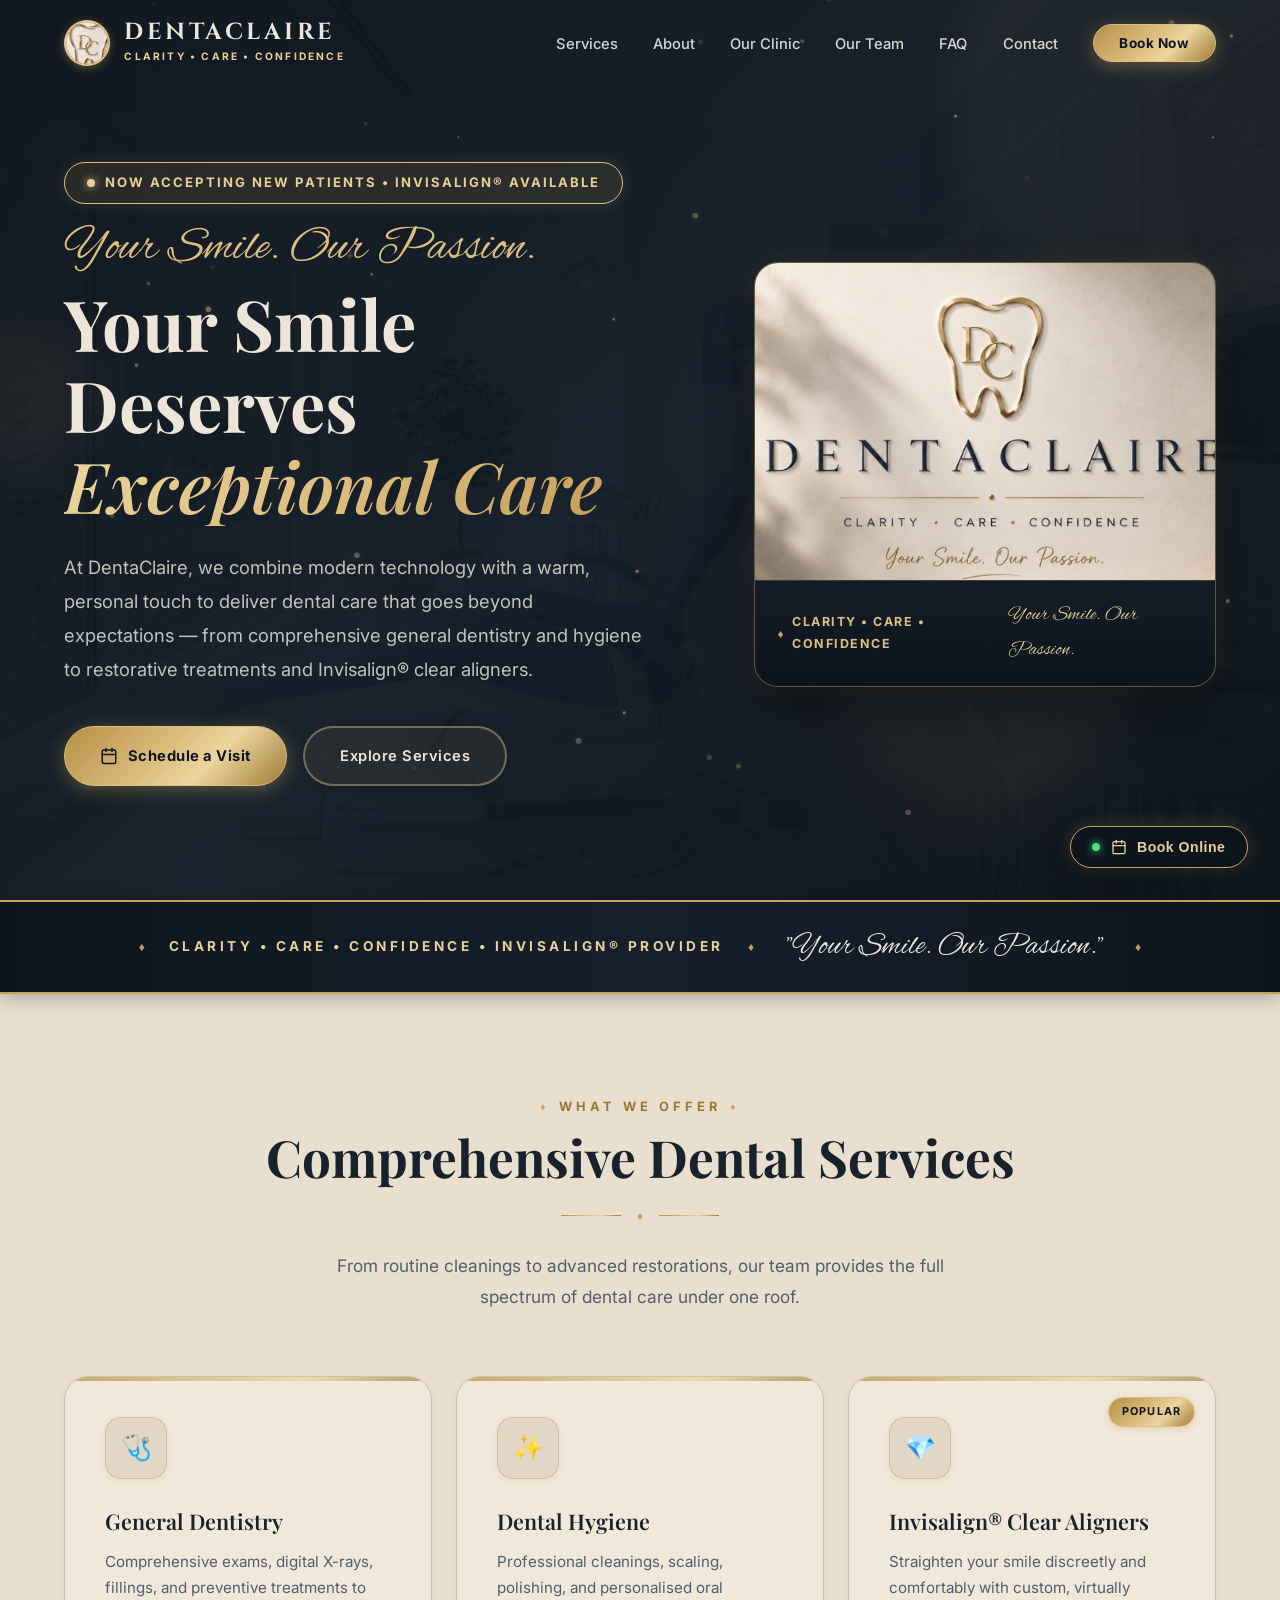
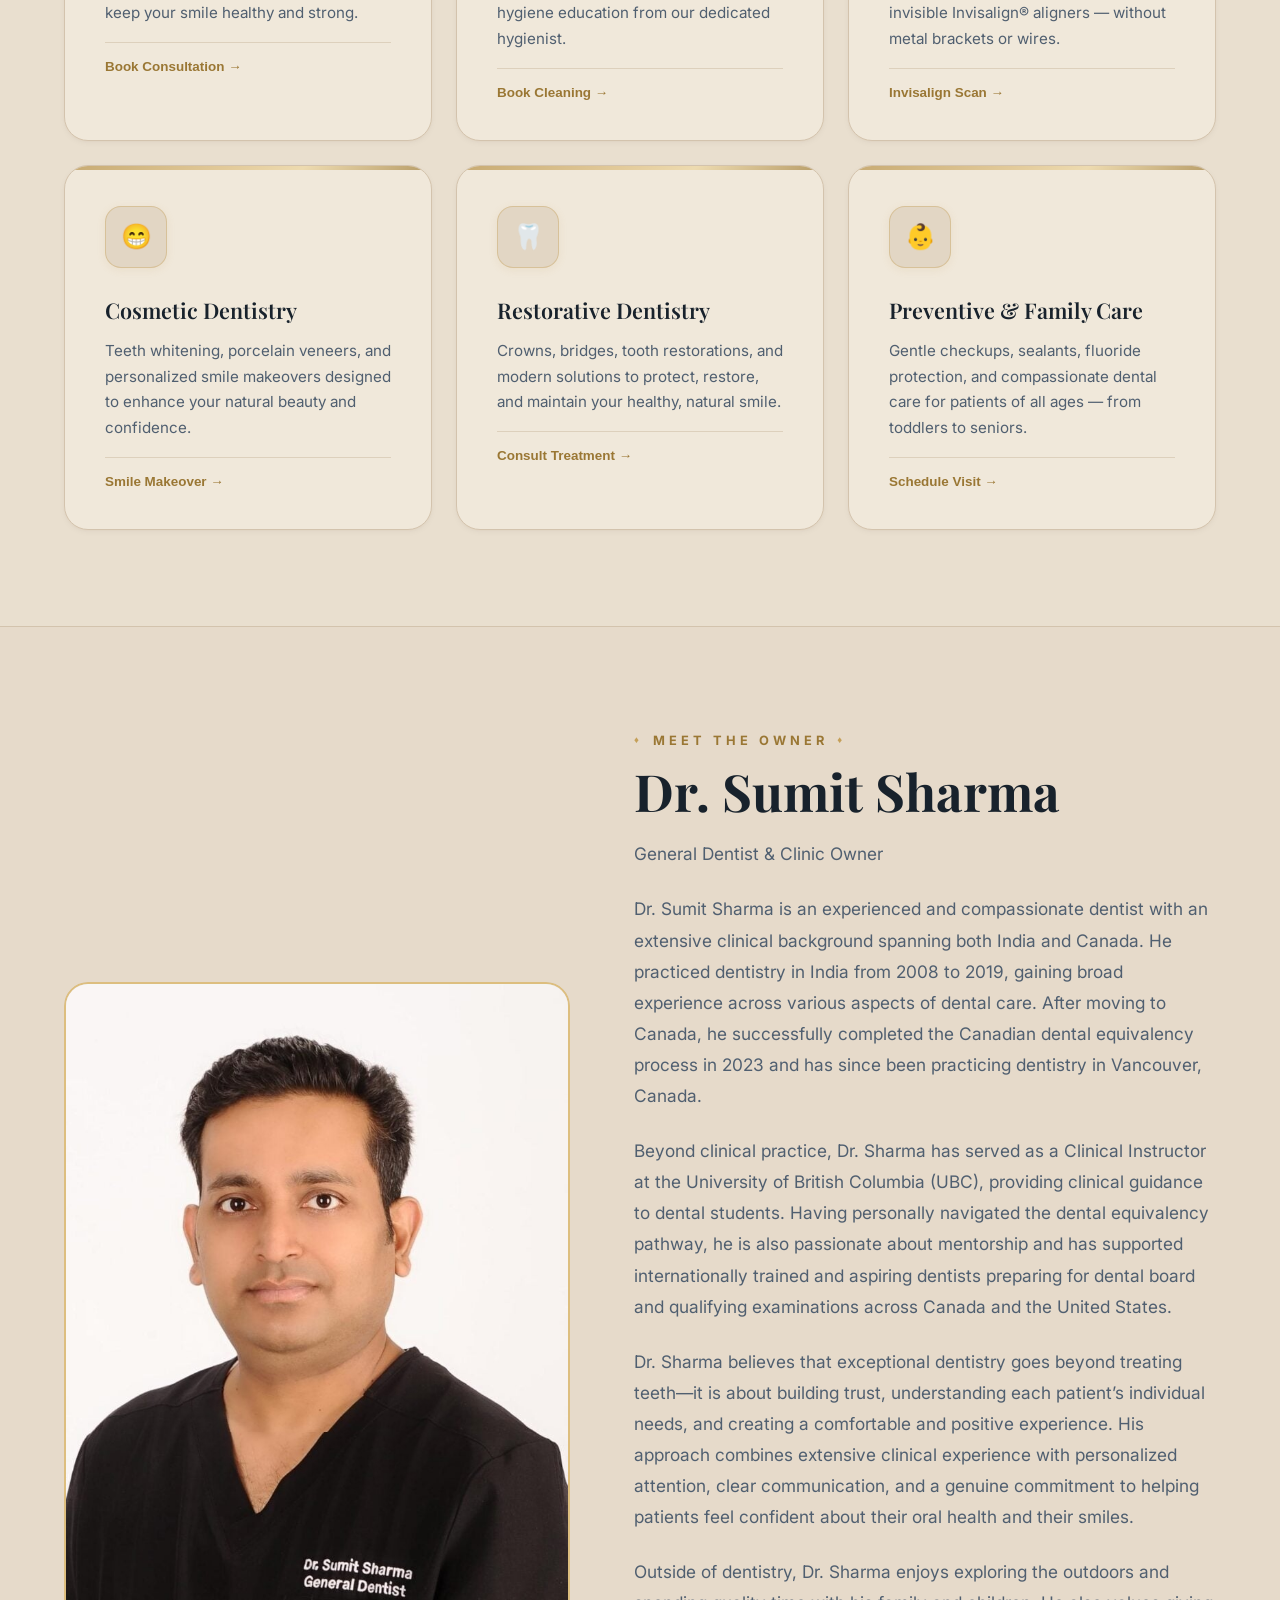
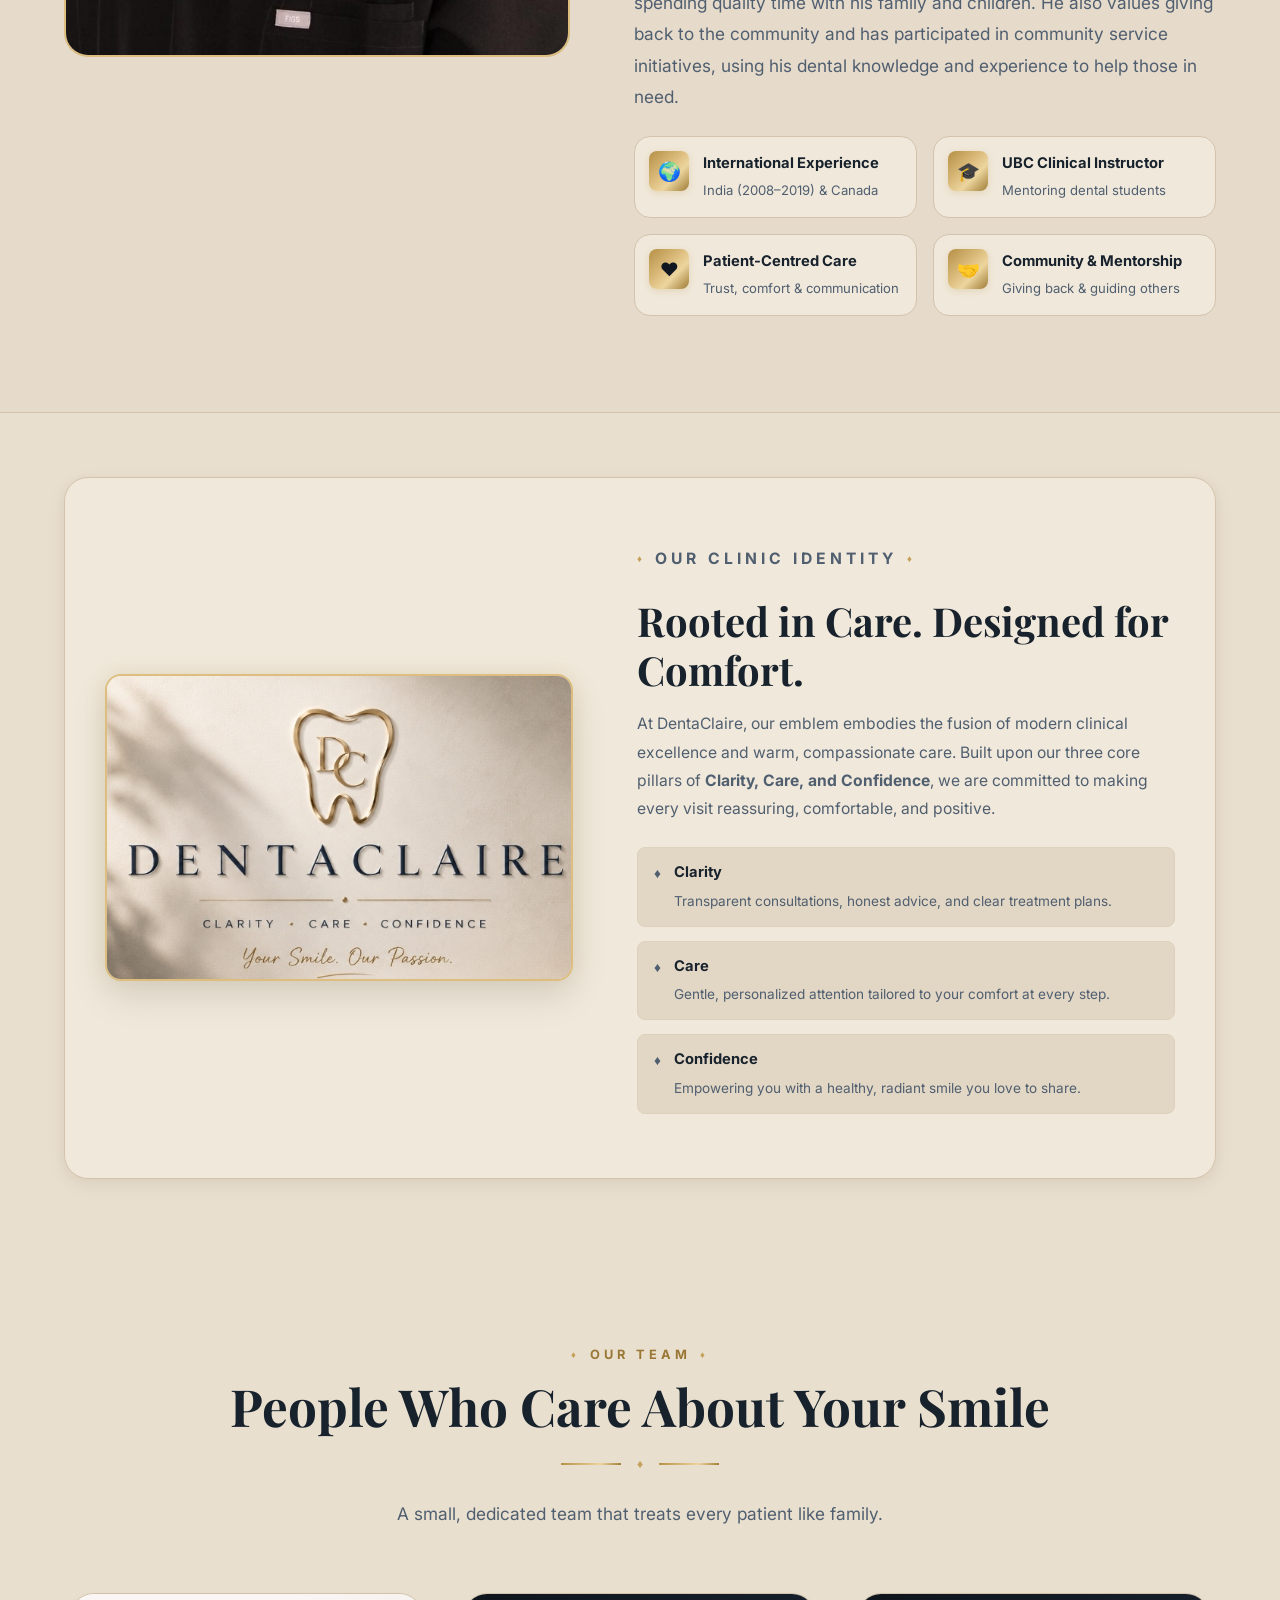
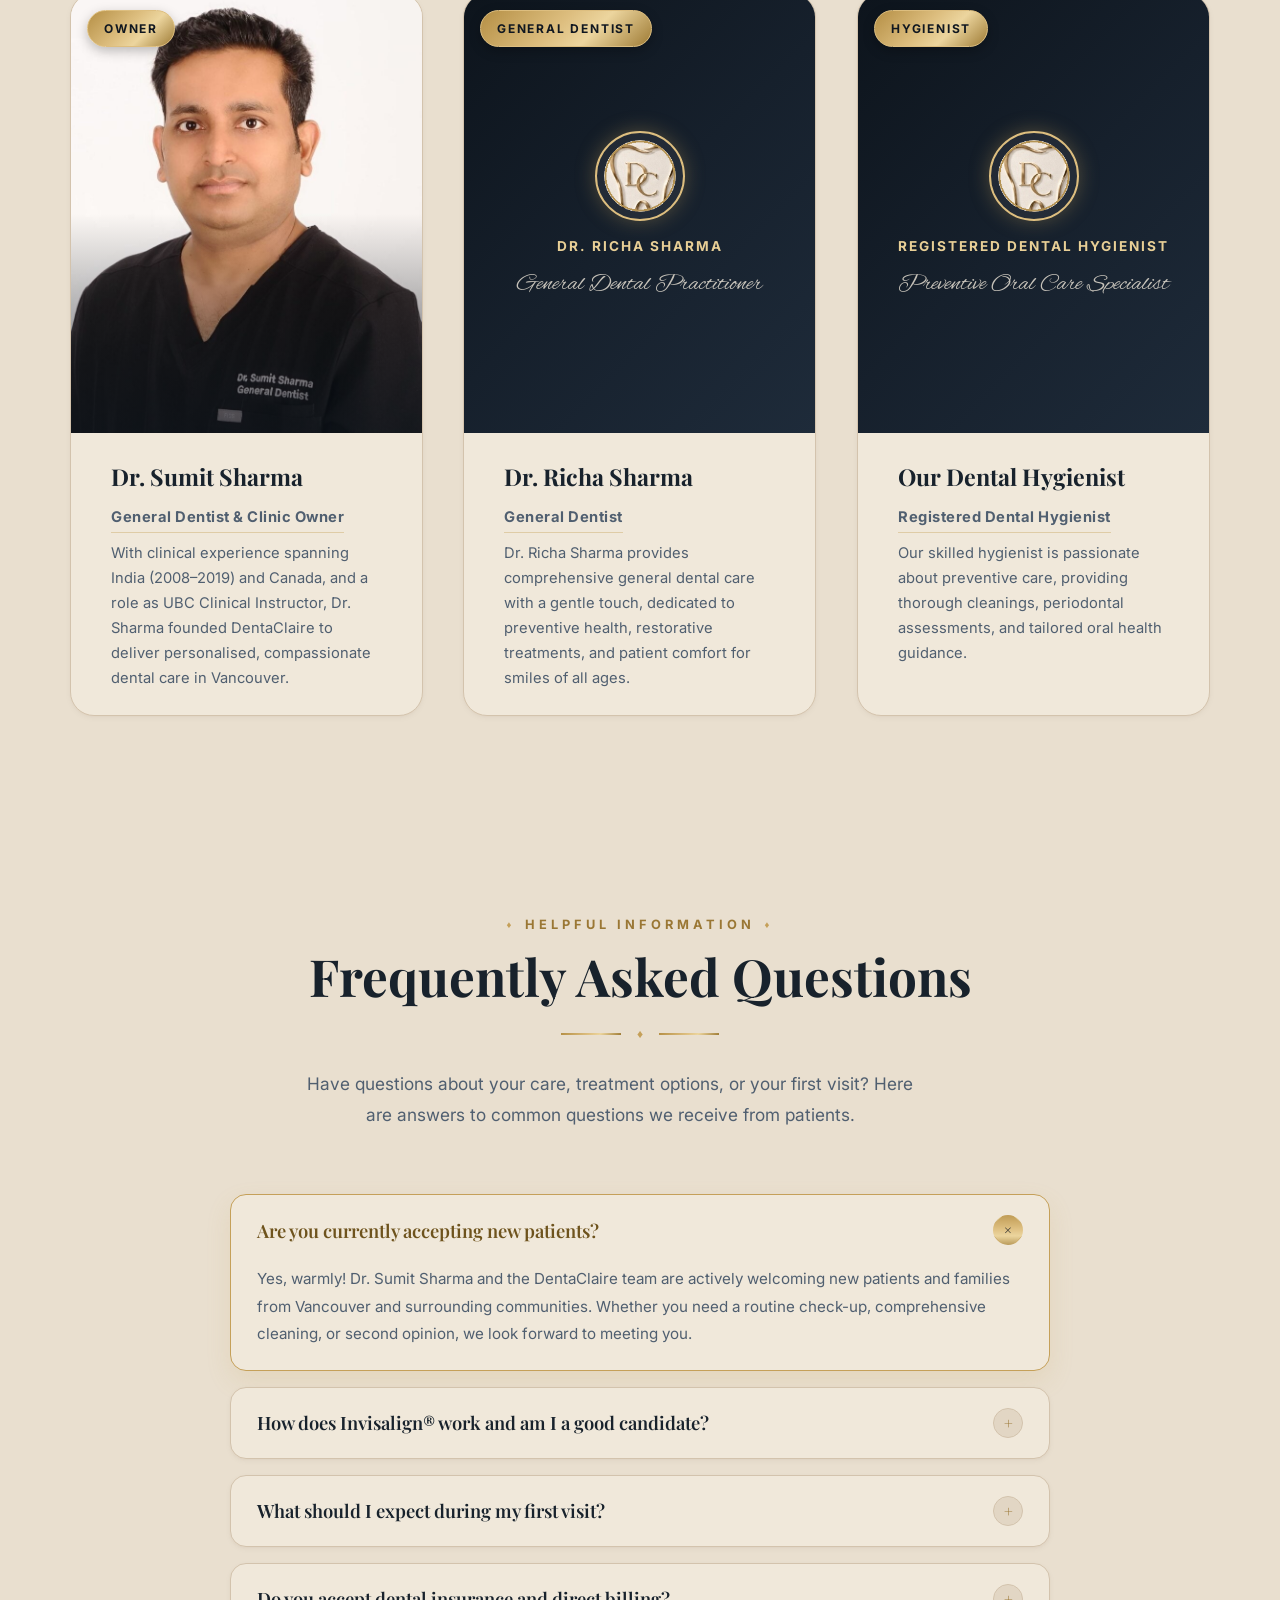
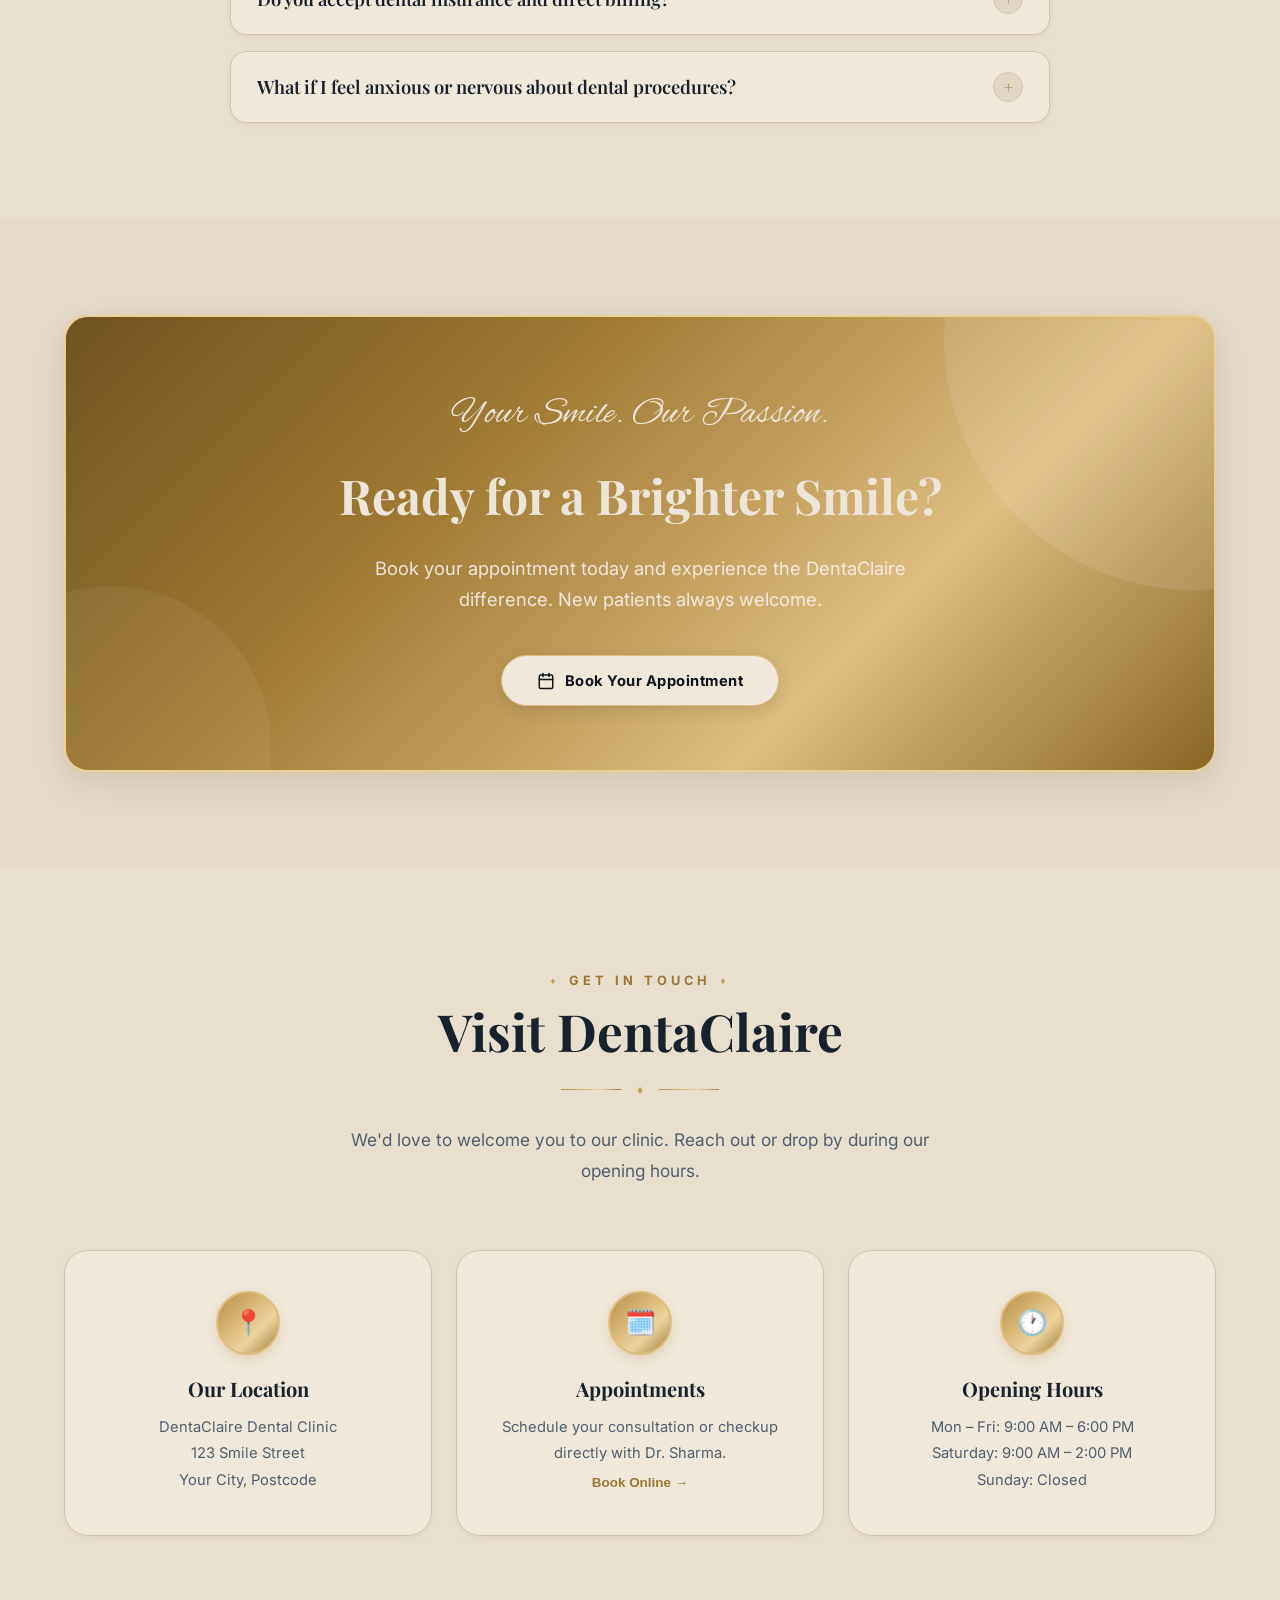
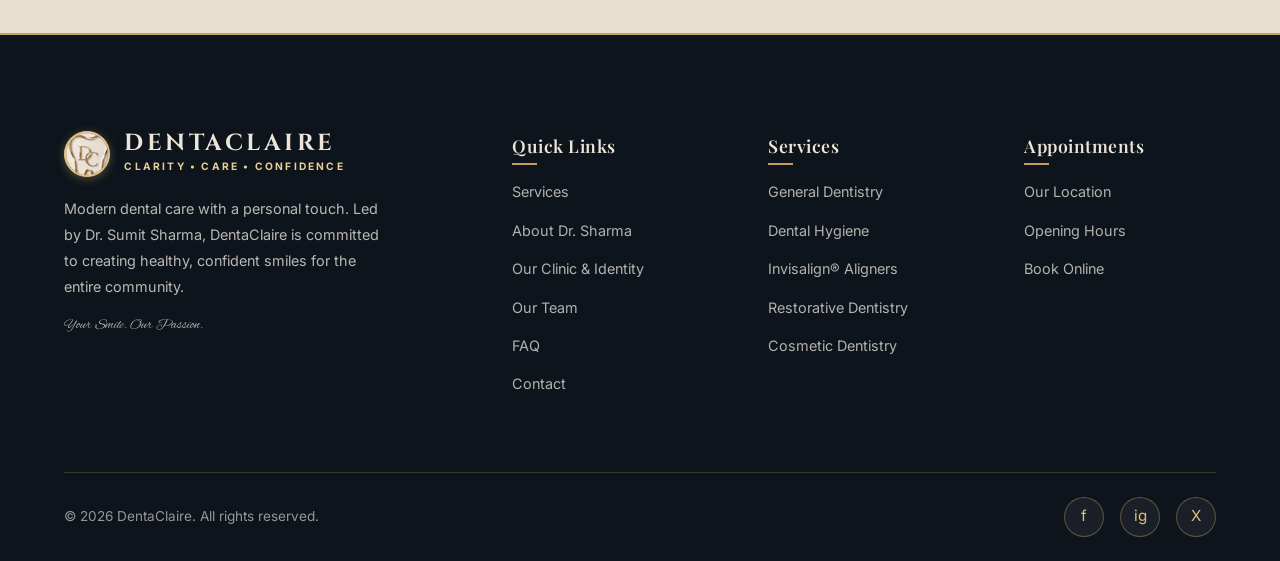
<file: index.html>
<!DOCTYPE html>
<html lang="en">
<head>
  <meta charset="UTF-8">
  <meta name="viewport" content="width=device-width, initial-scale=1.0">
  <title>DentaClaire — Modern Dental Care by Dr. Sumit Sharma</title>
  <meta name="description" content="DentaClaire offers exceptional dental care including general dentistry and hygiene services. Led by Dr. Sumit Sharma, owner and general dentist, we provide a premium patient experience.">
  <meta name="keywords" content="dentist, dental clinic, dental hygienist, Dr. Sumit Sharma, DentaClaire, teeth cleaning, oral health">
  <link rel="stylesheet" href="style.css">
  <link rel="icon" type="image/png" href="images/dentaclaire-badge-rim.png">
</head>
<body>

  <!-- Scroll Progress Indicator -->
  <div class="scroll-progress-bar" id="scrollProgressBar"></div>

  <!-- ============================================ -->
  <!-- NAVIGATION                                   -->
  <!-- ============================================ -->
  <nav class="navbar" id="navbar">
    <div class="container">
      <a href="#" class="nav-logo">
        <div class="nav-logo-badge">
          <img src="images/dentaclaire-badge-rim.png" alt="DentaClaire Emblem">
        </div>
        <div class="nav-logo-text-group">
          <div class="nav-logo-text">DentaClaire</div>
          <div class="nav-logo-subtext">Clarity &bull; Care &bull; Confidence</div>
        </div>
      </a>

      <ul class="nav-links" id="navLinks">
        <li><a href="#services">Services</a></li>
        <li><a href="#about">About</a></li>
        <li><a href="#clinic">Our Clinic</a></li>
        <li><a href="#team">Our Team</a></li>
        <li><a href="#faq">FAQ</a></li>
        <li><a href="#contact">Contact</a></li>
        <li><button type="button" class="btn btn-primary nav-cta" id="navBookBtn" onclick="openBookingModal('General Consultation')">Book Now</button></li>
      </ul>

      <button class="nav-toggle" id="navToggle" aria-label="Toggle navigation">
        <span></span>
        <span></span>
        <span></span>
      </button>
    </div>
  </nav>

  <!-- ============================================ -->
  <!-- HERO                                         -->
  <!-- ============================================ -->
  <section class="hero" id="hero">
    <div class="hero-bg">
      <img src="images/hero.jpg" alt="Modern DentaClaire clinic interior">
    </div>
    <div class="hero-shapes">
      <div class="hero-shape"></div>
      <div class="hero-shape"></div>
      <div class="hero-shape"></div>
    </div>
    <canvas id="hero-particles"></canvas>
    <div class="container">
      <div class="hero-grid">
        <div class="hero-content">
          <div class="hero-badge">
            <span class="dot"></span>
            Now Accepting New Patients &bull; Invisalign® Available
          </div>
          <div class="hero-tagline-script">Your Smile. Our Passion.</div>
          <h1>
            Your Smile Deserves<br>
            <span class="highlight">Exceptional Care</span>
          </h1>
          <p>
            At DentaClaire, we combine modern technology with a warm, personal touch to deliver dental care that goes beyond expectations — from comprehensive general dentistry and hygiene to restorative treatments and Invisalign® clear aligners.
          </p>
          <div class="hero-btns">
            <button type="button" class="btn btn-primary" onclick="openBookingModal('New Patient Visit')">
              <svg width="18" height="18" viewBox="0 0 24 24" fill="none" stroke="currentColor" stroke-width="2" stroke-linecap="round" stroke-linejoin="round"><rect x="3" y="4" width="18" height="18" rx="2" ry="2"/><line x1="16" y1="2" x2="16" y2="6"/><line x1="8" y1="2" x2="8" y2="6"/><line x1="3" y1="10" x2="21" y2="10"/></svg>
              Schedule a Visit
            </button>
            <a href="#services" class="btn btn-outline" style="border-color: rgba(232, 207, 150, 0.4); color: var(--clr-text-on-dark);">
              Explore Services
            </a>
          </div>
        </div>

        <div class="hero-brand-feature reveal">
          <div class="hero-brand-card">
            <div class="hero-brand-image-frame">
              <img src="images/dentaclaire-full-logo.jpg" alt="DentaClaire Full Logo — Clarity, Care, Confidence">
            </div>
            <div class="hero-brand-details">
              <div class="hero-brand-badge-pill">
                <span class="gold-diamond">♦</span>
                <span>Clarity &bull; Care &bull; Confidence</span>
              </div>
              <div class="hero-brand-quote">Your Smile. Our Passion.</div>
            </div>
          </div>
        </div>
      </div>
    </div>
  </section>

  <!-- ============================================ -->
  <!-- BRAND STATEMENT BAR                          -->
  <!-- ============================================ -->
  <div class="brand-statement-bar">
    <div class="container">
      <div class="statement-content">
        <span class="gold-diamond">♦</span>
        <span class="statement-motto">Clarity &bull; Care &bull; Confidence &bull; Invisalign® Provider</span>
        <span class="gold-diamond">♦</span>
        <span class="statement-tagline">"Your Smile. Our Passion."</span>
        <span class="gold-diamond">♦</span>
      </div>
    </div>
  </div>

  <!-- ============================================ -->
  <!-- SERVICES                                     -->
  <!-- ============================================ -->
  <section class="services" id="services">
    <div class="container">
      <div class="services-header reveal">
        <p class="section-eyebrow">What We Offer</p>
        <h2 class="section-title">Comprehensive Dental Services</h2>
        <div class="gold-divider"><span>♦</span></div>
        <p class="section-subtitle">
          From routine cleanings to advanced restorations, our team provides the full spectrum of dental care under one roof.
        </p>
      </div>
      <div class="services-grid">

        <div class="service-card reveal">
          <div class="service-icon">🩺</div>
          <h3>General Dentistry</h3>
          <p>Comprehensive exams, digital X-rays, fillings, and preventive treatments to keep your smile healthy and strong.</p>
          <div class="service-card-footer">
            <button type="button" class="service-learn-more" onclick="openBookingModal('General Dentistry')">Book Consultation &rarr;</button>
          </div>
        </div>

        <div class="service-card reveal">
          <div class="service-icon">✨</div>
          <h3>Dental Hygiene</h3>
          <p>Professional cleanings, scaling, polishing, and personalised oral hygiene education from our dedicated hygienist.</p>
          <div class="service-card-footer">
            <button type="button" class="service-learn-more" onclick="openBookingModal('Dental Hygiene & Cleaning')">Book Cleaning &rarr;</button>
          </div>
        </div>

        <div class="service-card reveal">
          <div class="service-icon">💎</div>
          <span class="service-badge-gold">Popular</span>
          <h3>Invisalign® Clear Aligners</h3>
          <p>Straighten your smile discreetly and comfortably with custom, virtually invisible Invisalign® aligners — without metal brackets or wires.</p>
          <div class="service-card-footer">
            <button type="button" class="service-learn-more" onclick="openBookingModal('Invisalign® Consultation')">Invisalign Scan &rarr;</button>
          </div>
        </div>

        <div class="service-card reveal">
          <div class="service-icon">😁</div>
          <h3>Cosmetic Dentistry</h3>
          <p>Teeth whitening, porcelain veneers, and personalized smile makeovers designed to enhance your natural beauty and confidence.</p>
          <div class="service-card-footer">
            <button type="button" class="service-learn-more" onclick="openBookingModal('Cosmetic Dentistry')">Smile Makeover &rarr;</button>
          </div>
        </div>

        <div class="service-card reveal">
          <div class="service-icon">🦷</div>
          <h3>Restorative Dentistry</h3>
          <p>Crowns, bridges, tooth restorations, and modern solutions to protect, restore, and maintain your healthy, natural smile.</p>
          <div class="service-card-footer">
            <button type="button" class="service-learn-more" onclick="openBookingModal('Restorative Dentistry')">Consult Treatment &rarr;</button>
          </div>
        </div>

        <div class="service-card reveal">
          <div class="service-icon">👶</div>
          <h3>Preventive &amp; Family Care</h3>
          <p>Gentle checkups, sealants, fluoride protection, and compassionate dental care for patients of all ages — from toddlers to seniors.</p>
          <div class="service-card-footer">
            <button type="button" class="service-learn-more" onclick="openBookingModal('Family Dental Care')">Schedule Visit &rarr;</button>
          </div>
        </div>

      </div>
    </div>
  </section>

  <!-- ============================================ -->
  <!-- ABOUT — DR. SUMIT SHARMA                     -->
  <!-- ============================================ -->
  <section class="about" id="about">
    <div class="container">
      <div class="about-grid">
        <div class="about-image-wrapper reveal">
          <img src="images/dr-sumit-sharma.jpg" alt="Dr. Sumit Sharma — Owner & General Dentist at DentaClaire">
          <div class="about-image-accent"></div>
        </div>
        <div class="about-content reveal">
          <p class="section-eyebrow">Meet the Owner</p>
          <h2 class="section-title">Dr. Sumit Sharma</h2>
          <p class="section-subtitle">
            General Dentist &amp; Clinic Owner
          </p>
          <p class="section-subtitle" style="margin-top: var(--space-sm);">
            Dr. Sumit Sharma is an experienced and compassionate dentist with an extensive clinical background spanning both India and Canada. He practiced dentistry in India from 2008 to 2019, gaining broad experience across various aspects of dental care. After moving to Canada, he successfully completed the Canadian dental equivalency process in 2023 and has since been practicing dentistry in Vancouver, Canada.
          </p>
          <p class="section-subtitle" style="margin-top: var(--space-sm);">
            Beyond clinical practice, Dr. Sharma has served as a Clinical Instructor at the University of British Columbia (UBC), providing clinical guidance to dental students. Having personally navigated the dental equivalency pathway, he is also passionate about mentorship and has supported internationally trained and aspiring dentists preparing for dental board and qualifying examinations across Canada and the United States.
          </p>
          <p class="section-subtitle" style="margin-top: var(--space-sm);">
            Dr. Sharma believes that exceptional dentistry goes beyond treating teeth—it is about building trust, understanding each patient’s individual needs, and creating a comfortable and positive experience. His approach combines extensive clinical experience with personalized attention, clear communication, and a genuine commitment to helping patients feel confident about their oral health and their smiles.
          </p>
          <p class="section-subtitle" style="margin-top: var(--space-sm);">
            Outside of dentistry, Dr. Sharma enjoys exploring the outdoors and spending quality time with his family and children. He also values giving back to the community and has participated in community service initiatives, using his dental knowledge and experience to help those in need.
          </p>
          <div class="about-highlights">
            <div class="about-highlight">
              <div class="about-highlight-icon">🌍</div>
              <div>
                <h4>International Experience</h4>
                <p>India (2008–2019) &amp; Canada</p>
              </div>
            </div>
            <div class="about-highlight">
              <div class="about-highlight-icon">🎓</div>
              <div>
                <h4>UBC Clinical Instructor</h4>
                <p>Mentoring dental students</p>
              </div>
            </div>
            <div class="about-highlight">
              <div class="about-highlight-icon">❤️</div>
              <div>
                <h4>Patient-Centred Care</h4>
                <p>Trust, comfort &amp; communication</p>
              </div>
            </div>
            <div class="about-highlight">
              <div class="about-highlight-icon">🤝</div>
              <div>
                <h4>Community &amp; Mentorship</h4>
                <p>Giving back &amp; guiding others</p>
              </div>
            </div>
          </div>
        </div>
      </div>
    </div>
  </section>

  <!-- ============================================ -->
  <!-- BRAND SHOWCASE — FULL LOGO & PHILOSOPHY     -->
  <!-- ============================================ -->
  <section class="brand-showcase-section" id="clinic">
    <div class="container">
      <div class="brand-showcase-card reveal">
        <div class="brand-showcase-media">
          <img src="images/dentaclaire-full-logo.jpg" alt="DentaClaire Dental Clinic Full Logo — Clarity, Care, Confidence">
        </div>
        <div class="brand-showcase-text">
          <p class="section-eyebrow">Our Clinic Identity</p>
          <h2 class="section-title">Rooted in Care. Designed for Comfort.</h2>
          <p>
            At DentaClaire, our emblem embodies the fusion of modern clinical excellence and warm, compassionate care. Built upon our three core pillars of <strong>Clarity, Care, and Confidence</strong>, we are committed to making every visit reassuring, comfortable, and positive.
          </p>
          <div class="brand-pillars">
            <div class="brand-pillar">
              <span class="pillar-glyph">♦</span>
              <div>
                <strong>Clarity</strong>
                <span>Transparent consultations, honest advice, and clear treatment plans.</span>
              </div>
            </div>
            <div class="brand-pillar">
              <span class="pillar-glyph">♦</span>
              <div>
                <strong>Care</strong>
                <span>Gentle, personalized attention tailored to your comfort at every step.</span>
              </div>
            </div>
            <div class="brand-pillar">
              <span class="pillar-glyph">♦</span>
              <div>
                <strong>Confidence</strong>
                <span>Empowering you with a healthy, radiant smile you love to share.</span>
              </div>
            </div>
          </div>
        </div>
      </div>
    </div>
  </section>

  <!-- ============================================ -->
  <!-- TEAM                                         -->
  <!-- ============================================ -->
  <section class="team" id="team">
    <div class="container">
      <div class="team-header reveal">
        <p class="section-eyebrow">Our Team</p>
        <h2 class="section-title">People Who Care About Your Smile</h2>
        <div class="gold-divider"><span>♦</span></div>
        <p class="section-subtitle">
          A small, dedicated team that treats every patient like family.
        </p>
      </div>
      <div class="team-grid">

        <div class="team-card reveal">
          <div class="team-card-image">
            <img src="images/dr-sumit-sharma.jpg" alt="Dr. Sumit Sharma">
            <div class="team-card-overlay"></div>
            <span class="team-card-badge">Owner</span>
          </div>
          <div class="team-card-body">
            <h3>Dr. Sumit Sharma</h3>
            <p class="team-card-role">General Dentist & Clinic Owner</p>
            <p>With clinical experience spanning India (2008–2019) and Canada, and a role as UBC Clinical Instructor, Dr. Sharma founded DentaClaire to deliver personalised, compassionate dental care in Vancouver.</p>
          </div>
        </div>

        <div class="team-card reveal">
          <div class="team-card-image team-card-placeholder">
            <div class="team-placeholder-inner">
              <div class="team-placeholder-icon">
                <img src="images/dentaclaire-badge-rim.png" alt="Dr. Richa Sharma — General Dentist">
              </div>
              <span class="team-placeholder-text">Dr. Richa Sharma</span>
              <span class="team-placeholder-sub">General Dental Practitioner</span>
            </div>
            <span class="team-card-badge">General Dentist</span>
          </div>
          <div class="team-card-body">
            <h3>Dr. Richa Sharma</h3>
            <p class="team-card-role">General Dentist</p>
            <p>Dr. Richa Sharma provides comprehensive general dental care with a gentle touch, dedicated to preventive health, restorative treatments, and patient comfort for smiles of all ages.</p>
          </div>
        </div>

        <div class="team-card reveal">
          <div class="team-card-image team-card-placeholder">
            <div class="team-placeholder-inner">
              <div class="team-placeholder-icon">
                <img src="images/dentaclaire-badge-rim.png" alt="DentaClaire Dental Hygienist">
              </div>
              <span class="team-placeholder-text">Registered Dental Hygienist</span>
              <span class="team-placeholder-sub">Preventive Oral Care Specialist</span>
            </div>
            <span class="team-card-badge">Hygienist</span>
          </div>
          <div class="team-card-body">
            <h3>Our Dental Hygienist</h3>
            <p class="team-card-role">Registered Dental Hygienist</p>
            <p>Our skilled hygienist is passionate about preventive care, providing thorough cleanings, periodontal assessments, and tailored oral health guidance.</p>
          </div>
        </div>

      </div>
    </div>
  </section>

  <!-- ============================================ -->
  <!-- FREQUENTLY ASKED QUESTIONS (FAQ)             -->
  <!-- ============================================ -->
  <section class="faq-section" id="faq">
    <div class="container">
      <div class="faq-header reveal">
        <p class="section-eyebrow">Helpful Information</p>
        <h2 class="section-title">Frequently Asked Questions</h2>
        <div class="gold-divider"><span>♦</span></div>
        <p class="section-subtitle">
          Have questions about your care, treatment options, or your first visit? Here are answers to common questions we receive from patients.
        </p>
      </div>

      <div class="faq-list reveal">
        <div class="faq-item active">
          <button class="faq-question" type="button" aria-expanded="true">
            <span>Are you currently accepting new patients?</span>
            <span class="faq-icon">+</span>
          </button>
          <div class="faq-answer">
            <p>Yes, warmly! Dr. Sumit Sharma and the DentaClaire team are actively welcoming new patients and families from Vancouver and surrounding communities. Whether you need a routine check-up, comprehensive cleaning, or second opinion, we look forward to meeting you.</p>
          </div>
        </div>

        <div class="faq-item">
          <button class="faq-question" type="button" aria-expanded="false">
            <span>How does Invisalign® work and am I a good candidate?</span>
            <span class="faq-icon">+</span>
          </button>
          <div class="faq-answer">
            <p>Invisalign® uses a series of custom-crafted, clear, removable aligners to gently guide your teeth into optimal alignment without metal brackets or wires. During an initial consultation, Dr. Sharma will conduct an oral assessment and digital scan to determine if Invisalign® is the best fit for your smile goals.</p>
          </div>
        </div>

        <div class="faq-item">
          <button class="faq-question" type="button" aria-expanded="false">
            <span>What should I expect during my first visit?</span>
            <span class="faq-icon">+</span>
          </button>
          <div class="faq-answer">
            <p>Your first appointment includes a comprehensive oral exam, low-radiation digital imaging if needed, gum health assessment, and an unhurried consultation with Dr. Sharma to understand your oral health history, lifestyle, and dental preferences.</p>
          </div>
        </div>

        <div class="faq-item">
          <button class="faq-question" type="button" aria-expanded="false">
            <span>Do you accept dental insurance and direct billing?</span>
            <span class="faq-icon">+</span>
          </button>
          <div class="faq-answer">
            <p>Yes, we accept most Canadian dental insurance plans and provide direct insurance billing (assignment of benefits) whenever supported by your provider, minimizing your out-of-pocket expenses and simplifying the reimbursement process.</p>
          </div>
        </div>

        <div class="faq-item">
          <button class="faq-question" type="button" aria-expanded="false">
            <span>What if I feel anxious or nervous about dental procedures?</span>
            <span class="faq-icon">+</span>
          </button>
          <div class="faq-answer">
            <p>Patient comfort is at the heart of DentaClaire. Dr. Sharma is renowned for his gentle, reassuring manner. We explain every step beforehand, offer cozy blankets and music, proceed at your pace, and provide modern gentle anesthesia techniques to ensure you feel completely at ease.</p>
          </div>
        </div>
      </div>
    </div>
  </section>

  <!-- ============================================ -->
  <!-- CTA BANNER                                   -->
  <!-- ============================================ -->
  <section class="cta-section">
    <div class="container">
      <div class="cta-banner reveal">
        <span class="cta-script">Your Smile. Our Passion.</span>
        <h2>Ready for a Brighter Smile?</h2>
        <p>Book your appointment today and experience the DentaClaire difference. New patients always welcome.</p>
        <button type="button" class="btn btn-white" onclick="openBookingModal('General Consultation')">
          <svg width="18" height="18" viewBox="0 0 24 24" fill="none" stroke="currentColor" stroke-width="2" stroke-linecap="round" stroke-linejoin="round"><rect x="3" y="4" width="18" height="18" rx="2" ry="2"/><line x1="16" y1="2" x2="16" y2="6"/><line x1="8" y1="2" x2="8" y2="6"/><line x1="3" y1="10" x2="21" y2="10"/></svg>
          Book Your Appointment
        </button>
      </div>
    </div>
  </section>

  <!-- ============================================ -->
  <!-- CONTACT & HOURS                              -->
  <!-- ============================================ -->
  <section class="contact" id="contact">
    <div class="container">
      <div class="contact-header reveal">
        <p class="section-eyebrow">Get in Touch</p>
        <h2 class="section-title">Visit DentaClaire</h2>
        <div class="gold-divider"><span>♦</span></div>
        <p class="section-subtitle">
          We'd love to welcome you to our clinic. Reach out or drop by during our opening hours.
        </p>
      </div>
      <div class="contact-grid">

        <div class="contact-card reveal">
          <div class="contact-card-icon">📍</div>
          <h3>Our Location</h3>
          <p>DentaClaire Dental Clinic<br>123 Smile Street<br>Your City, Postcode</p>
        </div>

        <div class="contact-card reveal">
          <div class="contact-card-icon">🗓️</div>
          <h3>Appointments</h3>
          <p>
            Schedule your consultation or checkup directly with Dr. Sharma.<br>
            <button type="button" class="service-learn-more" style="margin-top: 0.5rem; display: inline-block; background: none; border: none; cursor: pointer; color: var(--clr-primary-dark); font-weight: 600;" onclick="openBookingModal('General Consultation')">Book Online &rarr;</button>
          </p>
        </div>

        <div class="contact-card reveal">
          <div class="contact-card-icon">🕐</div>
          <h3>Opening Hours</h3>
          <p>
            Mon – Fri: 9:00 AM – 6:00 PM<br>
            Saturday: 9:00 AM – 2:00 PM<br>
            Sunday: Closed
          </p>
        </div>

      </div>
    </div>
  </section>

  <!-- ============================================ -->
  <!-- FOOTER                                       -->
  <!-- ============================================ -->
  <footer class="footer">
    <div class="container">
      <div class="footer-grid">
        <div class="footer-brand">
          <a href="#" class="nav-logo" style="margin-bottom: 1.2rem;">
            <div class="nav-logo-badge">
              <img src="images/dentaclaire-badge-rim.png" alt="DentaClaire Emblem">
            </div>
            <div class="nav-logo-text-group">
              <div class="nav-logo-text" style="color: var(--clr-text-on-dark);">DentaClaire</div>
              <div class="nav-logo-subtext">Clarity &bull; Care &bull; Confidence</div>
            </div>
          </a>
          <p>Modern dental care with a personal touch. Led by Dr. Sumit Sharma, DentaClaire is committed to creating healthy, confident smiles for the entire community.</p>
          <p class="footer-tagline">Your Smile. Our Passion.</p>
        </div>
        <div>
          <h4>Quick Links</h4>
          <ul class="footer-links">
            <li><a href="#services">Services</a></li>
            <li><a href="#about">About Dr. Sharma</a></li>
            <li><a href="#clinic">Our Clinic &amp; Identity</a></li>
            <li><a href="#team">Our Team</a></li>
            <li><a href="#faq">FAQ</a></li>
            <li><a href="#contact">Contact</a></li>
          </ul>
        </div>
        <div>
          <h4>Services</h4>
          <ul class="footer-links">
            <li><a href="#services">General Dentistry</a></li>
            <li><a href="#services">Dental Hygiene</a></li>
            <li><a href="#services">Invisalign® Aligners</a></li>
            <li><a href="#services">Restorative Dentistry</a></li>
            <li><a href="#services">Cosmetic Dentistry</a></li>
          </ul>
        </div>
        <div>
          <h4>Appointments</h4>
          <ul class="footer-links">
            <li><a href="#contact">Our Location</a></li>
            <li><a href="#contact">Opening Hours</a></li>
            <li><a href="javascript:void(0)" onclick="openBookingModal('General Consultation')">Book Online</a></li>
          </ul>
        </div>
      </div>
      <div class="footer-bottom">
        <p>&copy; 2026 DentaClaire. All rights reserved.</p>
        <div class="footer-social">
          <a href="#" aria-label="Facebook">f</a>
          <a href="#" aria-label="Instagram">ig</a>
          <a href="#" aria-label="Twitter">X</a>
        </div>
      </div>
    </div>
  </footer>

  <!-- ============================================ -->
  <!-- LUXURY APPOINTMENT MODAL                     -->
  <!-- ============================================ -->
  <div class="modal-backdrop" id="bookingModal" role="dialog" aria-modal="true" aria-labelledby="modalTitle">
    <div class="modal-card">
      <div class="modal-header">
        <h3 id="modalTitle">Request an Appointment</h3>
        <p>DentaClaire Dental Clinic &bull; Dr. Sumit Sharma</p>
        <button class="modal-close-btn" type="button" aria-label="Close modal" onclick="closeBookingModal()">&times;</button>
      </div>
      <div class="modal-body" id="modalBody">
        <form id="bookingForm" onsubmit="handleBookingSubmit(event)">
          <div class="form-group">
            <label for="patientName">Your Full Name</label>
            <input type="text" id="patientName" class="form-control" placeholder="e.g. Sarah Jenkins" required>
          </div>
          <div class="form-row">
            <div class="form-group">
              <label for="patientPhone">Phone Number</label>
              <input type="tel" id="patientPhone" class="form-control" placeholder="Phone number" required>
            </div>
            <div class="form-group">
              <label for="patientEmail">Email Address</label>
              <input type="email" id="patientEmail" class="form-control" placeholder="Email address" required>
            </div>
          </div>
          <div class="form-row">
            <div class="form-group">
              <label for="serviceType">Service Requested</label>
              <select id="serviceType" class="form-control">
                <option value="General Consultation">General Consultation &amp; Exam</option>
                <option value="Invisalign® Consultation">Invisalign® Clear Aligners Scan</option>
                <option value="Dental Hygiene & Cleaning">Dental Hygiene &amp; Cleaning</option>
                <option value="Cosmetic Dentistry">Cosmetic Smile Makeover</option>
                <option value="Restorative Dentistry">Restorative Care (Crown/Bridge/Filling)</option>
                <option value="Family Dental Care">Family &amp; Pediatric Care</option>
                <option value="Dental Emergency">Urgent / Emergency Care</option>
              </select>
            </div>
            <div class="form-group">
              <label for="preferredTime">Preferred Time</label>
              <select id="preferredTime" class="form-control">
                <option value="Morning (9:00 AM – 12:00 PM)">Morning (9:00 AM – 12:00 PM)</option>
                <option value="Afternoon (12:00 PM – 3:00 PM)">Afternoon (12:00 PM – 3:00 PM)</option>
                <option value="Late Afternoon (3:00 PM – 6:00 PM)">Late Afternoon (3:00 PM – 6:00 PM)</option>
                <option value="Saturday Morning">Saturday Morning</option>
              </select>
            </div>
          </div>
          <div class="form-group">
            <label for="patientNotes">Notes / Special Requests (Optional)</label>
            <textarea id="patientNotes" class="form-control" rows="2" placeholder="Let us know any questions, previous records, or comfort preferences..."></textarea>
          </div>
          <button type="submit" class="btn btn-primary" style="width: 100%; justify-content: center; padding: 0.95rem; font-size: 0.98rem;">
            Confirm Appointment Request
          </button>
        </form>
      </div>
    </div>
  </div>

  <!-- ============================================ -->
  <!-- FLOATING QUICK-ACTION HUB                    -->
  <!-- ============================================ -->
  <div class="floating-hub">
    <button class="back-to-top" id="backToTopBtn" type="button" aria-label="Back to top" onclick="scrollToTop()">
      <svg width="18" height="18" viewBox="0 0 24 24" fill="none" stroke="currentColor" stroke-width="2.5" stroke-linecap="round" stroke-linejoin="round"><path d="M18 15l-6-6-6 6"/></svg>
    </button>
    <button type="button" class="quick-call-pill" title="Book Appointment" onclick="openBookingModal('General Consultation')">
      <span class="pulse-dot"></span>
      <svg width="16" height="16" viewBox="0 0 24 24" fill="none" stroke="currentColor" stroke-width="2" stroke-linecap="round" stroke-linejoin="round"><rect x="3" y="4" width="18" height="18" rx="2" ry="2"/><line x1="16" y1="2" x2="16" y2="6"/><line x1="8" y1="2" x2="8" y2="6"/><line x1="3" y1="10" x2="21" y2="10"/></svg>
      <span class="pill-text">Book Online</span>
    </button>
  </div>

  <!-- ============================================ -->
  <!-- JAVASCRIPT & DYNAMIC INTERACTIONS            -->
  <!-- ============================================ -->
  <script>
    // --- 1. Scroll Progress Bar & Navbar Scroll Effect ---
    const navbar = document.getElementById('navbar');
    const scrollProgressBar = document.getElementById('scrollProgressBar');
    const backToTopBtn = document.getElementById('backToTopBtn');

    window.addEventListener('scroll', () => {
      const scrollY = window.scrollY;
      const docHeight = document.documentElement.scrollHeight - window.innerHeight;
      const scrollPercent = docHeight > 0 ? (scrollY / docHeight) * 100 : 0;

      if (scrollProgressBar) {
        scrollProgressBar.style.width = `${scrollPercent}%`;
      }

      navbar.classList.toggle('scrolled', scrollY > 60);

      if (backToTopBtn) {
        backToTopBtn.classList.toggle('visible', scrollY > 400);
      }
    });

    // --- 2. Back to Top Smooth Scroll ---
    function scrollToTop() {
      window.scrollTo({ top: 0, behavior: 'smooth' });
    }

    // --- 3. Mobile Nav Toggle ---
    const navToggle = document.getElementById('navToggle');
    const navLinks = document.getElementById('navLinks');

    navToggle.addEventListener('click', () => {
      navLinks.classList.toggle('active');
    });

    navLinks.querySelectorAll('a').forEach(link => {
      link.addEventListener('click', () => {
        navLinks.classList.remove('active');
      });
    });

    // --- 4. Active Nav Scroll Spy ---
    const sections = document.querySelectorAll('section[id]');
    const navAnchorLinks = document.querySelectorAll('.nav-links a[href^="#"]');

    window.addEventListener('scroll', () => {
      let currentSection = '';
      const scrollPos = window.scrollY + 200;

      sections.forEach(section => {
        const top = section.offsetTop;
        const height = section.offsetHeight;
        if (scrollPos >= top && scrollPos < top + height) {
          currentSection = section.getAttribute('id');
        }
      });

      navAnchorLinks.forEach(link => {
        link.classList.remove('active-link');
        if (link.getAttribute('href') === `#${currentSection}`) {
          link.classList.add('active-link');
        }
      });
    });

    // --- 5. Scroll Reveal Observer ---
    const revealElements = document.querySelectorAll('.reveal');
    const revealObserver = new IntersectionObserver(
      (entries) => {
        entries.forEach((entry, i) => {
          if (entry.isIntersecting) {
            setTimeout(() => {
              entry.target.classList.add('visible');
            }, i * 90);
            revealObserver.unobserve(entry.target);
          }
        });
      },
      { threshold: 0.12, rootMargin: '0px 0px -40px 0px' }
    );
    revealElements.forEach(el => revealObserver.observe(el));

    // --- 6. Smooth Scroll for Anchor Links ---
    document.querySelectorAll('a[href^="#"]').forEach(anchor => {
      anchor.addEventListener('click', function (e) {
        const targetId = this.getAttribute('href');
        if (targetId && targetId !== '#') {
          const target = document.querySelector(targetId);
          if (target) {
            e.preventDefault();
            target.scrollIntoView({ behavior: 'smooth', block: 'start' });
          }
        }
      });
    });

    // --- 7. Interactive 3D Perspective Card Tilt & Spotlight ---
    const tiltCards = document.querySelectorAll('.service-card, .team-card, .hero-brand-card, .contact-card');

    tiltCards.forEach(card => {
      card.addEventListener('mousemove', (e) => {
        const rect = card.getBoundingClientRect();
        const x = e.clientX - rect.left;
        const y = e.clientY - rect.top;

        // Set spotlight coordinates
        card.style.setProperty('--mouse-x', `${x}px`);
        card.style.setProperty('--mouse-y', `${y}px`);

        // Compute 3D tilt
        const centerX = rect.width / 2;
        const centerY = rect.height / 2;
        const rotateX = ((y - centerY) / centerY) * -5.5;
        const rotateY = ((x - centerX) / centerX) * 5.5;

        card.style.transform = `perspective(1000px) rotateX(${rotateX.toFixed(2)}deg) rotateY(${rotateY.toFixed(2)}deg) translateY(-4px)`;
      });

      card.addEventListener('mouseleave', () => {
        card.style.transform = 'perspective(1000px) rotateX(0deg) rotateY(0deg) translateY(0)';
      });
    });

    // --- 8. Ambient Particle Canvas in Hero ---
    const canvas = document.getElementById('hero-particles');
    if (canvas) {
      const ctx = canvas.getContext('2d');
      let particles = [];
      let width, height;
      let mousePos = { x: -1000, y: -1000 };

      function resizeCanvas() {
        width = canvas.width = canvas.parentElement.offsetWidth;
        height = canvas.height = canvas.parentElement.offsetHeight;
      }
      resizeCanvas();
      window.addEventListener('resize', resizeCanvas);

      canvas.parentElement.addEventListener('mousemove', (e) => {
        const rect = canvas.getBoundingClientRect();
        mousePos.x = e.clientX - rect.left;
        mousePos.y = e.clientY - rect.top;
      });

      canvas.parentElement.addEventListener('mouseleave', () => {
        mousePos.x = -1000;
        mousePos.y = -1000;
      });

      const particleCount = 38;
      for (let i = 0; i < particleCount; i++) {
        particles.push({
          x: Math.random() * width,
          y: Math.random() * height,
          radius: Math.random() * 2.2 + 0.8,
          alpha: Math.random() * 0.45 + 0.15,
          speedX: (Math.random() - 0.5) * 0.45,
          speedY: -(Math.random() * 0.4 + 0.15),
          pulse: Math.random() * Math.PI * 2
        });
      }

      function animateParticles() {
        ctx.clearRect(0, 0, width, height);

        for (let i = 0; i < particles.length; i++) {
          const p = particles[i];
          p.x += p.speedX;
          p.y += p.speedY;
          p.pulse += 0.02;

          // Wrap boundaries
          if (p.y < -10) { p.y = height + 10; p.x = Math.random() * width; }
          if (p.x < -10) p.x = width + 10;
          if (p.x > width + 10) p.x = -10;

          // Subtle mouse attraction
          const dx = mousePos.x - p.x;
          const dy = mousePos.y - p.y;
          const dist = Math.sqrt(dx * dx + dy * dy);
          if (dist < 140) {
            p.x += (dx / dist) * 0.8;
            p.y += (dy / dist) * 0.8;
          }

          const currentAlpha = p.alpha + Math.sin(p.pulse) * 0.12;

          ctx.beginPath();
          ctx.arc(p.x, p.y, p.radius, 0, Math.PI * 2);
          ctx.fillStyle = `rgba(221, 190, 127, ${Math.max(0.08, currentAlpha)})`;
          ctx.shadowColor = 'rgba(221, 190, 127, 0.45)';
          ctx.shadowBlur = p.radius * 3;
          ctx.fill();
        }

        requestAnimationFrame(animateParticles);
      }
      animateParticles();
    }

    // --- 9. Interactive FAQ Accordion ---
    const faqItems = document.querySelectorAll('.faq-item');
    faqItems.forEach(item => {
      const questionBtn = item.querySelector('.faq-question');
      questionBtn.addEventListener('click', () => {
        const isActive = item.classList.contains('active');

        // Close other items
        faqItems.forEach(otherItem => {
          if (otherItem !== item) {
            otherItem.classList.remove('active');
            otherItem.querySelector('.faq-question').setAttribute('aria-expanded', 'false');
          }
        });

        // Toggle current item
        if (isActive) {
          item.classList.remove('active');
          questionBtn.setAttribute('aria-expanded', 'false');
        } else {
          item.classList.add('active');
          questionBtn.setAttribute('aria-expanded', 'true');
        }
      });
    });

    // --- 10. Luxury Appointment Booking Modal ---
    const bookingModal = document.getElementById('bookingModal');
    const serviceTypeSelect = document.getElementById('serviceType');
    const modalBody = document.getElementById('modalBody');

    function openBookingModal(preselectedService) {
      if (preselectedService && serviceTypeSelect) {
        let matched = false;
        for (let option of serviceTypeSelect.options) {
          if (option.value.toLowerCase().includes(preselectedService.toLowerCase()) ||
              preselectedService.toLowerCase().includes(option.value.toLowerCase())) {
            option.selected = true;
            matched = true;
            break;
          }
        }
        if (!matched && serviceTypeSelect.options.length > 0) {
          serviceTypeSelect.options[0].selected = true;
        }
      }
      if (bookingModal) {
        bookingModal.classList.add('open');
        document.body.style.overflow = 'hidden';
      }
    }

    function closeBookingModal() {
      if (bookingModal) {
        bookingModal.classList.remove('open');
        document.body.style.overflow = '';
      }
    }

    // Close on backdrop click
    if (bookingModal) {
      bookingModal.addEventListener('click', (e) => {
        if (e.target === bookingModal) {
          closeBookingModal();
        }
      });
    }

    // Close on ESC key
    window.addEventListener('keydown', (e) => {
      if (e.key === 'Escape' && bookingModal && bookingModal.classList.contains('open')) {
        closeBookingModal();
      }
    });

    // Form submission handler
    function handleBookingSubmit(e) {
      e.preventDefault();
      const patientName = document.getElementById('patientName').value;
      const serviceChosen = serviceTypeSelect.value;

      modalBody.innerHTML = `
        <div class="modal-success-state">
          <div class="modal-success-icon">✓</div>
          <h4 style="font-family: var(--ff-heading); font-size: 1.5rem; color: var(--clr-text); margin-bottom: 0.5rem;">
            Request Received, ${patientName}!
          </h4>
          <p style="color: var(--clr-text-muted); font-size: 0.95rem; line-height: 1.7; margin-bottom: 1.2rem;">
            Thank you for reaching out to DentaClaire. Our team has reserved your preference for <strong>${serviceChosen}</strong> and will contact you promptly to finalize your booking time.
          </p>
          <div style="background: var(--clr-surface-alt); padding: 1rem; border-radius: var(--radius-sm); border: 1px solid var(--clr-border-light); font-size: 0.88rem; color: var(--clr-text);">
            Our team will reach out promptly to confirm your appointment time and visit details.
          </div>
          <button type="button" class="btn btn-primary" onclick="closeBookingModal()" style="margin-top: 1.5rem; width: 100%; justify-content: center;">
            Done
          </button>
        </div>
      `;

      setTimeout(() => {
        closeBookingModal();
        // Reset modal body content after close
        setTimeout(() => {
          location.reload;
        }, 500);
      }, 7000);
    }
  </script>

</body>
</html>
</file>
<file: style.css>
/* ============================================
   DentaClaire — Luxury Warm Gold & Slate Design System
   Brand Identity: "Your Smile. Our Passion."
   Matte Travertine & Soft Linen Palette (No Harsh Glaring White)
   ============================================ */

/* --- Google Fonts --- */
@import url('https://fonts.googleapis.com/css2?family=Alex+Brush&family=Cinzel:wght@500;600;700;800&family=Cormorant+Garamond:ital,wght@0,400;0,500;0,600;0,700;1,400;1,600;1,700&family=Inter:wght@300;400;500;600;700&family=Playfair+Display:ital,wght@0,500;0,600;0,700;1,500;1,600;1,700&display=swap');

/* --- CSS Custom Properties --- */
:root {
  /* Rich Metallic Gold Palette */
  --clr-primary: #C5A059;
  --clr-primary-light: #DDBE7F;
  --clr-primary-bright: #E8CF96;
  --clr-primary-dark: #9A7734;
  --clr-primary-deep: #6E531D;
  --clr-primary-glow: rgba(197, 160, 89, 0.25);
  --clr-gold-border: rgba(197, 160, 89, 0.4);

  /* Gold Gradients */
  --clr-gold-gradient: linear-gradient(135deg, #B58F45 0%, #DDBE7F 45%, #ECD59E 65%, #9E7B35 100%);
  --clr-gold-gradient-hover: linear-gradient(135deg, #C5A055 0%, #E8CD94 45%, #F7E5B8 65%, #B8934A 100%);
  --clr-gold-gradient-subtle: linear-gradient(135deg, rgba(197, 160, 89, 0.12) 0%, rgba(216, 185, 121, 0.04) 100%);
  --clr-gold-text-gradient: linear-gradient(135deg, #ECD59E 0%, #DDBE7F 50%, #C5A059 100%);

  /* Neutrals: Warm Matte Cream / Travertine / Soft Linen (No Harsh Glaring White) */
  --clr-bg: #E9DFCF;
  /* Warm muted travertine — zero glare */
  --clr-surface: #F0E8DA;
  /* Soft matte parchment for cards — calm, easy on the eyes */
  --clr-surface-alt: #E2D6C4;
  /* Warm linen sub-surface */
  --clr-surface-subtle: #E6DACA;
  --clr-border: #D3C3AD;
  /* Warm earthy stone border */
  --clr-border-light: #DDD0BC;

  /* Typography Colors */
  --clr-text: #18222C;
  /* Deep slate navy from logo */
  --clr-text-muted: #505F70;
  --clr-text-light: #7A8999;
  --clr-text-on-dark: #EDE5D8;
  /* Soft warm parchment — not glaring white */
  --clr-text-on-dark-muted: rgba(237, 229, 216, 0.82);

  /* Deep Luxury Slate Navy (from logo lettering) */
  --clr-dark: #0D141C;
  --clr-dark-surface: #131C27;
  --clr-dark-surface-alt: #1A2533;

  /* Typography */
  --ff-logo: 'Cinzel', 'Playfair Display', Georgia, serif;
  --ff-heading: 'Playfair Display', 'Cormorant Garamond', Georgia, serif;
  --ff-script: 'Alex Brush', cursive;
  --ff-serif: 'Cormorant Garamond', Georgia, serif;
  --ff-body: 'Inter', -apple-system, BlinkMacSystemFont, sans-serif;

  /* Spacing */
  --space-xs: 0.5rem;
  --space-sm: 1rem;
  --space-md: 1.5rem;
  --space-lg: 2.5rem;
  --space-xl: 4rem;
  --space-2xl: 6rem;

  /* Border radius */
  --radius-xs: 0.35rem;
  --radius-sm: 0.5rem;
  --radius-md: 1rem;
  --radius-lg: 1.5rem;
  --radius-full: 50%;

  /* Soft Ambient Shadows (Grounded, No Harsh Light) */
  --shadow-sm: 0 2px 6px rgba(26, 36, 48, 0.04), 0 1px 2px rgba(197, 160, 89, 0.06);
  --shadow-md: 0 6px 20px rgba(26, 36, 48, 0.06), 0 2px 8px rgba(197, 160, 89, 0.1);
  --shadow-lg: 0 14px 40px rgba(26, 36, 48, 0.08), 0 4px 14px rgba(197, 160, 89, 0.15);
  --shadow-gold: 0 0 30px var(--clr-primary-glow);

  /* Transitions */
  --ease: cubic-bezier(0.4, 0, 0.2, 1);
  --duration: 0.35s;
}

/* --- Reset & Base --- */
*,
*::before,
*::after {
  margin: 0;
  padding: 0;
  box-sizing: border-box;
}

html {
  scroll-behavior: smooth;
  font-size: 16px;
}

body {
  font-family: var(--ff-body);
  color: var(--clr-text);
  background: var(--clr-bg);
  line-height: 1.75;
  -webkit-font-smoothing: antialiased;
  overflow-x: hidden;
}

img {
  max-width: 100%;
  display: block;
}

a {
  text-decoration: none;
  color: inherit;
}

ul {
  list-style: none;
}

/* --- Utility --- */
.container {
  width: min(1200px, 90%);
  margin-inline: auto;
}

.section-eyebrow {
  font-family: var(--ff-body);
  font-size: 0.8rem;
  font-weight: 700;
  letter-spacing: 4px;
  text-transform: uppercase;
  color: var(--clr-primary-dark);
  margin-bottom: var(--space-xs);
  display: inline-flex;
  align-items: center;
  gap: 0.6rem;
}

.section-eyebrow::before,
.section-eyebrow::after {
  content: '♦';
  font-size: 0.6rem;
  color: var(--clr-primary);
}

.section-title {
  font-family: var(--ff-heading);
  font-size: clamp(2.2rem, 4.3vw, 3.2rem);
  font-weight: 700;
  color: var(--clr-text);
  line-height: 1.22;
  margin-bottom: var(--space-sm);
}

.section-subtitle {
  font-size: 1.08rem;
  color: var(--clr-text-muted);
  max-width: 620px;
  line-height: 1.8;
}

.gold-divider {
  display: flex;
  align-items: center;
  justify-content: center;
  gap: 1rem;
  margin: var(--space-sm) auto var(--space-md);
}

.gold-divider::before,
.gold-divider::after {
  content: '';
  height: 1.5px;
  width: 60px;
  background: var(--clr-gold-gradient);
}

.gold-divider span {
  color: var(--clr-primary);
  font-size: 0.75rem;
}

/* --- Buttons --- */
.btn {
  display: inline-flex;
  align-items: center;
  gap: 0.6rem;
  padding: 0.95rem 2.2rem;
  border: none;
  border-radius: 50px;
  font-family: var(--ff-body);
  font-size: 0.92rem;
  font-weight: 600;

  letter-spacing: 0.5px;
  cursor: pointer;
  transition: all var(--duration) var(--ease);
}

.btn-primary {
  background: var(--clr-gold-gradient);
  color: #101720;
  box-shadow: 0 4px 18px rgba(197, 160, 89, 0.4);
  font-weight: 700;
  border: 1px solid var(--clr-primary-light);
}

.btn-primary:hover {
  background: var(--clr-gold-gradient-hover);
  transform: translateY(-2px);
  box-shadow: 0 8px 26px rgba(197, 160, 89, 0.55);
  color: #0E151E;
}

.btn-outline {
  background: rgba(197, 160, 89, 0.08);
  color: var(--clr-primary-bright);
  border: 2px solid var(--clr-primary);
  box-shadow: 0 2px 8px rgba(0, 0, 0, 0.2);
}

.btn-outline:hover {
  background: var(--clr-gold-gradient);
  color: #101720;
  border-color: transparent;
  transform: translateY(-2px);
  box-shadow: 0 6px 20px rgba(197, 160, 89, 0.45);
}

.btn-white {
  background: var(--clr-surface);
  color: var(--clr-dark);
  font-weight: 700;
  border: 1.5px solid var(--clr-primary-light);
  box-shadow: 0 4px 16px rgba(0, 0, 0, 0.12);
}

.btn-white:hover {
  background: var(--clr-gold-gradient);
  color: #101720;
  border-color: transparent;
  transform: translateY(-2px);
  box-shadow: 0 8px 24px rgba(197, 160, 89, 0.45);
}

/* --- Scroll Animations --- */
.reveal {
  opacity: 0;
  transform: translateY(30px);
  transition: opacity 0.75s var(--ease), transform 0.75s var(--ease);
}

.reveal.visible {
  opacity: 1;
  transform: translateY(0);
}

/* --- NAVIGATION --- */
.navbar {
  position: fixed;
  top: 0;
  left: 0;
  width: 100%;
  z-index: 1000;
  padding: 1.25rem 0;
  transition: all var(--duration) var(--ease);
}

.navbar.scrolled {
  background: rgba(233, 223, 207, 0.97);
  backdrop-filter: blur(18px);
  -webkit-backdrop-filter: blur(18px);
  box-shadow: 0 4px 20px rgba(26, 36, 48, 0.06);
  border-bottom: 1.5px solid var(--clr-border);
  padding: 0.8rem 0;
}

.navbar .container {
  display: flex;
  align-items: center;
  justify-content: space-between;
}

.nav-logo {
  display: flex;
  align-items: center;
  gap: 0.9rem;
}

.nav-logo-badge {
  width: 46px;
  height: 46px;
  border-radius: var(--radius-full);
  overflow: hidden;
  box-shadow: 0 2px 10px rgba(197, 160, 89, 0.4);
  display: flex;
  align-items: center;
  justify-content: center;
  background: var(--clr-surface);
  border: 1.5px solid var(--clr-primary-light);
  flex-shrink: 0;
  transition: transform var(--duration) var(--ease);
}

.nav-logo:hover .nav-logo-badge {
  transform: scale(1.08) rotate(3deg);
}

.nav-logo-badge img {
  width: 100%;
  height: 100%;
  object-fit: cover;
}

.nav-logo-text-group {
  display: flex;
  flex-direction: column;
}

.nav-logo-text {
  font-family: var(--ff-logo);
  font-size: 1.45rem;
  font-weight: 700;
  letter-spacing: 3.5px;
  text-transform: uppercase;
  color: var(--clr-text-on-dark);
  line-height: 1.1;
  transition: color var(--duration) var(--ease);
}

.navbar.scrolled .nav-logo-text {
  color: var(--clr-text);
}

.nav-logo-subtext {
  font-family: var(--ff-body);
  font-size: 0.64rem;
  letter-spacing: 2.2px;
  text-transform: uppercase;
  color: var(--clr-primary-bright);
  font-weight: 700;
  margin-top: 2px;
}

.navbar.scrolled .nav-logo-subtext {
  color: var(--clr-primary-dark);
}

.nav-links {
  display: flex;
  align-items: center;
  gap: 2.2rem;
}

.nav-links a {
  font-size: 0.92rem;
  font-weight: 500;
  color: rgba(245, 239, 230, 0.88);
  transition: color var(--duration) var(--ease);
  position: relative;
}

.navbar.scrolled .nav-links a {
  color: var(--clr-text-muted);
}

.nav-links a::after {
  content: '';
  position: absolute;
  bottom: -4px;
  left: 0;
  width: 0;
  height: 2px;
  background: var(--clr-gold-gradient);
  border-radius: 2px;
  transition: width var(--duration) var(--ease);
}

.nav-links a:hover {
  color: var(--clr-primary-light);
}

.navbar.scrolled .nav-links a:hover {
  color: var(--clr-primary-dark);
}

.nav-links a:hover::after {
  width: 100%;
}

.nav-cta {
  padding: 0.65rem 1.6rem !important;
  font-size: 0.85rem !important;
  color: #101720 !important;
}

.nav-cta::after {
  display: none !important;
}

/* Mobile toggle */
.nav-toggle {
  display: none;
  flex-direction: column;
  gap: 5px;
  background: none;
  border: none;
  cursor: pointer;
  padding: 4px;
}

.nav-toggle span {
  width: 24px;
  height: 2px;
  background: var(--clr-text-on-dark);
  border-radius: 2px;
  transition: all var(--duration) var(--ease);
}

.navbar.scrolled .nav-toggle span {
  background: var(--clr-text);
}

/* --- HERO SECTION --- */
.hero {
  position: relative;
  min-height: 100vh;
  display: flex;
  align-items: center;
  overflow: hidden;
  background: var(--clr-dark);
}

.hero-bg {
  position: absolute;
  inset: 0;
  z-index: 1;
}

.hero-bg img {
  width: 100%;
  height: 100%;
  object-fit: cover;
  opacity: 0.25;
  filter: saturate(0.85);
}

.hero-bg::after {
  content: '';
  position: absolute;
  inset: 0;
  background: linear-gradient(135deg,
      rgba(13, 20, 28, 0.94) 0%,
      rgba(19, 28, 39, 0.85) 50%,
      rgba(13, 20, 28, 0.92) 100%);
}

.hero .container {
  position: relative;
  z-index: 2;
  padding-top: 8.5rem;
  padding-bottom: 5.5rem;
}

.hero-grid {
  display: grid;
  grid-template-columns: 1.15fr 0.85fr;
  gap: var(--space-xl);
  align-items: center;
}

.hero-content {
  max-width: 650px;
}

/* Hero Brand Card Showcase */
.hero-brand-feature {
  position: relative;
  animation: fadeSlideDown 0.9s var(--ease) 0.5s both;
}

.hero-brand-card {
  position: relative;
  background: rgba(19, 28, 39, 0.72);
  backdrop-filter: blur(14px);
  -webkit-backdrop-filter: blur(14px);
  border-radius: var(--radius-lg);
  border: 1.5px solid rgba(197, 160, 89, 0.45);
  box-shadow: 0 20px 45px rgba(0, 0, 0, 0.4), 0 0 25px rgba(197, 160, 89, 0.15);
  overflow: hidden;
  transition: transform var(--duration) var(--ease), box-shadow var(--duration) var(--ease);
}

.hero-brand-card:hover {
  transform: translateY(-4px);
  box-shadow: 0 24px 50px rgba(0, 0, 0, 0.5), 0 0 35px rgba(197, 160, 89, 0.25);
  border-color: var(--clr-primary-light);
}

.hero-brand-image-frame {
  position: relative;
  width: 100%;
  aspect-ratio: 16 / 11;
  overflow: hidden;
  background: #EFE7DB;
}

.hero-brand-image-frame img {
  width: 100%;
  height: 100%;
  object-fit: cover;
  transition: transform 0.6s var(--ease);
}

.hero-brand-card:hover .hero-brand-image-frame img {
  transform: scale(1.03);
}

.hero-brand-details {
  padding: 1.1rem 1.4rem;
  display: flex;
  justify-content: space-between;
  align-items: center;
  background: linear-gradient(180deg, rgba(19, 28, 39, 0.95) 0%, rgba(13, 20, 28, 0.98) 100%);
  border-top: 1px solid rgba(197, 160, 89, 0.3);
}

.hero-brand-badge-pill {
  display: inline-flex;
  align-items: center;
  gap: 0.45rem;
  font-size: 0.78rem;
  font-weight: 700;
  letter-spacing: 1.5px;
  text-transform: uppercase;
  color: var(--clr-primary-light);
}

.hero-brand-quote {
  font-family: var(--ff-script);
  font-size: 1.25rem;
  color: var(--clr-primary-bright);
}

.hero-badge {
  display: inline-flex;
  align-items: center;
  gap: 0.6rem;
  background: rgba(197, 160, 89, 0.12);
  border: 1.5px solid var(--clr-primary-light);
  border-radius: 50px;
  padding: 0.55rem 1.4rem;
  font-size: 0.82rem;
  font-weight: 700;
  letter-spacing: 2px;
  text-transform: uppercase;
  color: var(--clr-primary-bright);
  box-shadow: 0 0 16px rgba(197, 160, 89, 0.18);
  margin-bottom: var(--space-sm);
  animation: fadeSlideDown 0.8s var(--ease) 0.2s both;
}

.hero-badge .dot {
  width: 8px;
  height: 8px;
  border-radius: var(--radius-full);
  background: var(--clr-primary-bright);

  box-shadow: 0 0 8px var(--clr-primary-light);
  animation: pulse-dot 2s infinite;
}

@keyframes pulse-dot {

  0%,
  100% {
    opacity: 1;
    transform: scale(1);
  }

  50% {
    opacity: 0.45;
    transform: scale(0.85);
  }
}

.hero-tagline-script {
  font-family: var(--ff-script);
  font-size: clamp(2rem, 3.8vw, 3rem);
  color: var(--clr-primary-light);
  line-height: 1.2;
  margin-bottom: 0.35rem;
  animation: fadeSlideDown 0.8s var(--ease) 0.3s both;
}

.hero h1 {
  font-family: var(--ff-heading);
  font-size: clamp(2.6rem, 5.8vw, 4.4rem);
  font-weight: 700;
  color: var(--clr-text-on-dark);
  line-height: 1.15;
  margin-bottom: var(--space-md);
  animation: fadeSlideDown 0.8s var(--ease) 0.4s both;
}

.hero h1 .highlight {
  background: var(--clr-gold-text-gradient);
  -webkit-background-clip: text;
  -webkit-text-fill-color: transparent;
  font-style: italic;
  font-weight: 600;
  position: relative;
  display: inline-block;
}

.hero p {
  font-size: 1.15rem;
  color: var(--clr-text-on-dark-muted);
  line-height: 1.85;
  margin-bottom: var(--space-lg);
  max-width: 580px;
  animation: fadeSlideDown 0.8s var(--ease) 0.6s both;
}

.hero-btns {
  display: flex;
  gap: var(--space-sm);
  flex-wrap: wrap;
  animation: fadeSlideDown 0.8s var(--ease) 0.8s both;
}

@keyframes fadeSlideDown {
  from {
    opacity: 0;
    transform: translateY(30px);
  }

  to {
    opacity: 1;
    transform: translateY(0);
  }
}

/* Floating shapes */
.hero-shapes {
  position: absolute;
  inset: 0;
  z-index: 1;
  pointer-events: none;
  overflow: hidden;
}

.hero-shape {
  position: absolute;
  border-radius: var(--radius-full);
  opacity: 0.05;
  background: var(--clr-primary-light);
  filter: blur(25px);
}

.hero-shape:nth-child(1) {
  width: 450px;
  height: 450px;
  top: -120px;
  right: -120px;
  animation: float 9s ease-in-out infinite;
}

.hero-shape:nth-child(2) {
  width: 280px;
  height: 280px;
  bottom: 8%;
  right: 12%;
  animation: float 11s ease-in-out infinite reverse;
}

.hero-shape:nth-child(3) {
  width: 160px;
  height: 160px;
  top: 35%;
  left: -60px;
  animation: float 7s ease-in-out infinite 2s;
}

@keyframes float {

  0%,
  100% {
    transform: translateY(0) scale(1);
  }

  50% {
    transform: translateY(-30px) scale(1.05);
  }
}

/* --- BRAND STATEMENT RIBBON --- */
.brand-statement-bar {
  background: linear-gradient(90deg, #0D141C 0%, #16202C 50%, #0D141C 100%);
  border-top: 2px solid var(--clr-primary);
  border-bottom: 2px solid var(--clr-primary);
  padding: 1.1rem 0;
  box-shadow: 0 4px 18px rgba(0, 0, 0, 0.25);
  position: relative;
  z-index: 10;
}

.statement-content {
  display: flex;
  align-items: center;
  justify-content: center;
  flex-wrap: wrap;
  gap: 1.5rem;
  text-align: center;
}

.statement-motto {
  font-family: var(--ff-body);
  font-size: 0.85rem;
  font-weight: 700;
  letter-spacing: 3.5px;
  text-transform: uppercase;
  color: var(--clr-primary-bright);
}

.statement-tagline {
  font-family: var(--ff-script);
  font-size: 1.95rem;
  color: var(--clr-text-on-dark);
  padding: 0 0.5rem;
}

.gold-diamond {
  color: var(--clr-primary);
  font-size: 0.75rem;
}

/* --- BRAND SHOWCASE SECTION (FULL LOGO & PILLARS) --- */
.brand-showcase-section {
  padding: var(--space-xl) 0;
  background: var(--clr-bg);
}

.brand-showcase-card {
  background: var(--clr-surface);
  border-radius: var(--radius-lg);
  border: 1.5px solid var(--clr-border);
  box-shadow: var(--shadow-md);
  padding: var(--space-xl) var(--space-lg);
  display: grid;
  grid-template-columns: 1fr 1.15fr;
  gap: var(--space-xl);
  align-items: center;
}

.brand-showcase-media {
  position: relative;
  border-radius: var(--radius-md);
  overflow: hidden;
  border: 2px solid var(--clr-primary-light);
  box-shadow: 0 16px 36px rgba(0, 0, 0, 0.1), 0 0 20px rgba(197, 160, 89, 0.15);
  background: #EFE7DB;
  aspect-ratio: 16 / 10.5;
}

.brand-showcase-media img {
  width: 100%;
  height: 100%;
  object-fit: cover;
  transition: transform 0.6s var(--ease);
}

.brand-showcase-card:hover .brand-showcase-media img {
  transform: scale(1.03);
}

.brand-showcase-text .section-title {
  font-size: clamp(1.8rem, 3.2vw, 2.5rem);
  margin-bottom: var(--space-sm);
}

.brand-showcase-text p {
  color: var(--clr-text-muted);
  font-size: 0.98rem;
  line-height: 1.8;
  margin-bottom: var(--space-md);
}

.brand-pillars {
  display: flex;
  flex-direction: column;
  gap: 0.85rem;
}

.brand-pillar {
  display: flex;
  align-items: flex-start;
  gap: 0.85rem;
  padding: 0.75rem 1rem;
  border-radius: var(--radius-sm);
  background: var(--clr-surface-alt);
  border: 1px solid var(--clr-border-light);
}

.pillar-glyph {
  color: var(--clr-primary);
  font-size: 0.85rem;
  margin-top: 2px;
}

.brand-pillar strong {
  color: var(--clr-text);
  font-weight: 700;
  display: block;
  font-size: 0.92rem;
}

.brand-pillar span {
  color: var(--clr-text-muted);
  font-size: 0.85rem;
}

/* --- SERVICES SECTION --- */
.services {
  padding: var(--space-2xl) 0;
  background: var(--clr-bg);
  position: relative;
}

.services-header {
  text-align: center;
  margin-bottom: var(--space-xl);
}

.services-header .section-subtitle {
  margin-inline: auto;
}

.services-grid {
  display: grid;
  grid-template-columns: repeat(auto-fit, minmax(290px, 1fr));
  gap: var(--space-md);
}

.service-card {
  background: var(--clr-surface);
  border-radius: var(--radius-lg);
  padding: var(--space-lg);
  border: 1.5px solid var(--clr-border);
  transition: all var(--duration) var(--ease);
  position: relative;
  overflow: hidden;
  box-shadow: var(--shadow-sm);
}

.service-card::before {
  content: '';
  position: absolute;
  top: 0;
  left: 0;
  right: 0;
  height: 4px;
  background: var(--clr-gold-gradient);
  opacity: 0.7;
  transition: all var(--duration) var(--ease);
}

.service-card:hover {
  transform: translateY(-6px);
  box-shadow: var(--shadow-md);
  border-color: var(--clr-primary);
}

.service-card:hover::before {
  opacity: 1;
  height: 5px;
}

.service-badge-gold {
  position: absolute;
  top: 1.25rem;
  right: 1.25rem;
  background: var(--clr-gold-gradient);
  color: #101720;
  font-size: 0.68rem;
  font-weight: 700;
  letter-spacing: 1.2px;
  text-transform: uppercase;
  padding: 0.28rem 0.8rem;
  border-radius: 50px;
  box-shadow: 0 2px 6px rgba(197, 160, 89, 0.3);
  border: 1px solid var(--clr-primary-light);
}

.service-icon {
  width: 62px;
  height: 62px;
  border-radius: var(--radius-md);
  background: var(--clr-surface-alt);
  display: flex;
  align-items: center;
  justify-content: center;
  font-size: 1.55rem;
  margin-bottom: var(--space-md);
  border: 1.5px solid var(--clr-gold-border);
  box-shadow: 0 2px 8px rgba(197, 160, 89, 0.12);
  transition: all var(--duration) var(--ease);
}

.service-card:hover .service-icon {
  background: var(--clr-gold-gradient);
  color: #101720;
  transform: scale(1.08) rotate(-3deg);
  border-color: transparent;
  box-shadow: 0 4px 16px rgba(197, 160, 89, 0.35);
}

.service-card h3 {
  font-family: var(--ff-heading);
  font-size: 1.35rem;
  color: var(--clr-text);
  margin-bottom: var(--space-xs);
  font-weight: 600;
  transition: color var(--duration) var(--ease);
}

.service-card:hover h3 {
  color: var(--clr-primary-deep);
}

.service-card p {
  color: var(--clr-text-muted);
  font-size: 0.95rem;
  line-height: 1.7;
}

/* --- ABOUT / DR. SUMIT SHARMA --- */
.about {
  padding: var(--space-2xl) 0;
  background: var(--clr-surface-subtle);
  border-top: 1.5px solid var(--clr-border);
  border-bottom: 1.5px solid var(--clr-border);
  position: relative;
}

.about-grid {
  display: grid;
  grid-template-columns: 1fr 1.15fr;
  gap: var(--space-xl);
  align-items: center;
}

.about-image-wrapper {
  position: relative;
  background: var(--clr-surface-alt);
  border-radius: var(--radius-lg);
  overflow: hidden;
}

.about-image-wrapper img {
  border-radius: var(--radius-lg);
  box-shadow: var(--shadow-lg);
  width: 100%;
  aspect-ratio: 3/4;
  object-fit: cover;
  object-position: center 15%;
  border: 2.5px solid var(--clr-primary-light);
  background: var(--clr-surface-alt);
}

.about-image-accent {
  position: absolute;
  bottom: -20px;
  right: -20px;
  width: 220px;
  height: 220px;
  border-radius: var(--radius-lg);
  background: var(--clr-gold-gradient);
  z-index: -1;
  opacity: 0.28;
}

.about-content .section-subtitle {
  margin-bottom: var(--space-md);
}

.about-highlights {
  display: grid;
  grid-template-columns: 1fr 1fr;
  gap: var(--space-sm);
  margin-top: var(--space-md);
}

.about-highlight {
  display: flex;
  align-items: flex-start;
  gap: 0.85rem;
  padding: 0.9rem;
  border-radius: var(--radius-md);
  background: var(--clr-surface);
  border: 1.5px solid var(--clr-border);
  transition: all var(--duration) var(--ease);
}

.about-highlight:hover {
  border-color: var(--clr-primary);
  transform: translateY(-2px);
  box-shadow: var(--shadow-sm);
}

.about-highlight-icon {
  flex-shrink: 0;
  width: 40px;
  height: 40px;
  border-radius: var(--radius-sm);
  background: var(--clr-gold-gradient);
  display: flex;
  align-items: center;
  justify-content: center;
  color: #101720;
  font-size: 1.15rem;
  box-shadow: 0 2px 6px rgba(197, 160, 89, 0.25);
}

.about-highlight h4 {
  font-size: 0.92rem;
  font-weight: 700;
  color: var(--clr-text);
  margin-bottom: 0.15rem;
}

.about-highlight p {
  font-size: 0.82rem;
  color: var(--clr-text-muted);
}

/* --- TEAM SECTION --- */
.team {
  padding: var(--space-2xl) 0;
  background: var(--clr-bg);
}

.team-header {
  text-align: center;
  margin-bottom: var(--space-xl);
}

.team-header .section-subtitle {
  margin-inline: auto;
}

.team-grid {
  display: grid;
  grid-template-columns: repeat(auto-fit, minmax(300px, 1fr));
  gap: var(--space-lg);
  max-width: 1140px;
  margin-inline: auto;
}

.team-card {
  background: var(--clr-surface);
  border-radius: var(--radius-lg);
  overflow: hidden;
  border: 1.5px solid var(--clr-border);
  box-shadow: var(--shadow-sm);
  transition: all var(--duration) var(--ease);
}

.team-card:hover {
  transform: translateY(-6px);
  box-shadow: var(--shadow-md);
  border-color: var(--clr-primary);
}

.team-card-image {
  position: relative;
  overflow: hidden;
  aspect-ratio: 4/5;
  background: var(--clr-surface-alt);
}

.team-card-image img {
  width: 100%;
  height: 100%;
  object-fit: cover;
  transition: transform 0.6s var(--ease);
}

.team-card:hover .team-card-image img {
  transform: scale(1.04);
}

.team-card-overlay {
  position: absolute;
  inset: 0;
  background: linear-gradient(0deg, rgba(13, 20, 28, 0.7) 0%, transparent 50%);
}

.team-card-placeholder {
  display: flex;
  align-items: center;
  justify-content: center;
  background: linear-gradient(135deg, #0D141C 0%, #16202C 50%, #1E2B3A 100%);
  position: relative;
}

.team-placeholder-inner {
  display: flex;
  flex-direction: column;
  align-items: center;
  gap: 0.85rem;
  text-align: center;
  padding: 2rem 1.5rem;
}

.team-placeholder-icon {
  width: 90px;
  height: 90px;
  border-radius: var(--radius-full);
  background: rgba(245, 239, 230, 0.06);
  border: 2px solid var(--clr-primary-light);
  display: flex;
  align-items: center;
  justify-content: center;
  box-shadow: 0 0 20px rgba(197, 160, 89, 0.35);
  padding: 7px;
  transition: transform var(--duration) var(--ease);
}

.team-card:hover .team-placeholder-icon {
  transform: scale(1.08) rotate(4deg);
  box-shadow: 0 0 25px rgba(197, 160, 89, 0.5);
}

.team-placeholder-icon img {
  width: 100%;
  height: 100%;
  object-fit: cover;
  border-radius: var(--radius-full);
}

.team-placeholder-text {
  font-family: var(--ff-body);
  font-size: 0.85rem;
  letter-spacing: 2px;
  text-transform: uppercase;
  color: var(--clr-primary-bright);
  font-weight: 700;
}

.team-placeholder-sub {
  font-family: var(--ff-script);
  font-size: 1.5rem;
  color: var(--clr-text-on-dark-muted);
  line-height: 1;
}

.team-card-badge {
  position: absolute;
  top: var(--space-sm);
  left: var(--space-sm);
  background: var(--clr-gold-gradient);
  color: #101720;
  font-size: 0.75rem;
  font-weight: 700;
  text-transform: uppercase;
  letter-spacing: 1.8px;
  padding: 0.45rem 1rem;
  border-radius: 50px;
  box-shadow: 0 4px 12px rgba(0, 0, 0, 0.25);
  border: 1px solid var(--clr-primary-light);
}

.team-card-body {
  padding: var(--space-md) var(--space-lg);
}

.team-card-body h3 {
  font-family: var(--ff-heading);
  font-size: 1.45rem;
  color: var(--clr-text);
  margin-bottom: 0.25rem;
}

.team-card-role {
  font-size: 0.88rem;
  color: var(--clr-primary-dark);
  font-weight: 700;
  letter-spacing: 0.5px;
  margin-bottom: var(--space-xs);
  display: inline-block;
  border-bottom: 1.5px solid var(--clr-gold-border);
  padding-bottom: 2px;
}

.team-card-body p {
  font-size: 0.92rem;
  color: var(--clr-text-muted);
  line-height: 1.7;
}

/* --- CTA BANNER --- */
.cta-section {
  padding: var(--space-2xl) 0;
  background: var(--clr-surface-subtle);
}

.cta-banner {
  background: linear-gradient(135deg, #6E531D 0%, #A07C34 35%, #DDBE7F 70%, #886725 100%);
  border-radius: var(--radius-lg);
  padding: var(--space-xl) var(--space-xl);
  text-align: center;
  position: relative;
  overflow: hidden;
  box-shadow: var(--shadow-lg);
  border: 2px solid var(--clr-primary-bright);
}

.cta-banner::before {
  content: '';
  position: absolute;
  top: -50%;
  right: -20%;
  width: 500px;
  height: 500px;
  border-radius: var(--radius-full);
  background: rgba(245, 239, 230, 0.1);
}

.cta-banner::after {
  content: '';
  position: absolute;
  bottom: -30%;
  left: -10%;
  width: 320px;
  height: 320px;
  border-radius: var(--radius-full);
  background: rgba(245, 239, 230, 0.06);
}

.cta-banner>* {
  position: relative;
  z-index: 2;
}

.cta-script {
  font-family: var(--ff-script);
  font-size: 2.4rem;
  color: var(--clr-text-on-dark);
  margin-bottom: 0.3rem;
  display: block;
}

.cta-banner h2 {
  font-family: var(--ff-heading);
  font-size: clamp(2rem, 3.8vw, 3rem);
  color: var(--clr-text-on-dark);
  margin-bottom: var(--space-sm);
}

.cta-banner p {
  color: rgba(245, 239, 230, 0.92);
  font-size: 1.15rem;
  max-width: 540px;
  margin-inline: auto;
  margin-bottom: var(--space-lg);
  line-height: 1.7;
}

/* --- CONTACT / HOURS --- */
.contact {
  padding: var(--space-2xl) 0;
  background: var(--clr-bg);
}

.contact-header {
  text-align: center;
  margin-bottom: var(--space-xl);
}

.contact-header .section-subtitle {
  margin-inline: auto;
}

.contact-grid {
  display: grid;
  grid-template-columns: repeat(auto-fit, minmax(280px, 1fr));
  gap: var(--space-md);
}

.contact-card {
  background: var(--clr-surface);
  border-radius: var(--radius-lg);
  padding: var(--space-lg);
  border: 1.5px solid var(--clr-border);
  text-align: center;
  box-shadow: var(--shadow-sm);
  transition: all var(--duration) var(--ease);
}

.contact-card:hover {
  transform: translateY(-4px);
  box-shadow: var(--shadow-md);
  border-color: var(--clr-primary);
}

.contact-card-icon {
  width: 64px;
  height: 64px;
  border-radius: var(--radius-full);
  background: var(--clr-gold-gradient);
  display: flex;
  align-items: center;
  justify-content: center;
  font-size: 1.55rem;
  margin: 0 auto var(--space-sm);
  color: #101720;
  box-shadow: 0 4px 12px rgba(197, 160, 89, 0.3);
  border: 2px solid var(--clr-primary-light);
  transition: all var(--duration) var(--ease);
}

.contact-card:hover .contact-card-icon {
  transform: scale(1.08) rotate(4deg);
}

.contact-card h3 {
  font-family: var(--ff-heading);
  font-size: 1.25rem;
  color: var(--clr-text);
  margin-bottom: var(--space-xs);
}

.contact-card p {
  font-size: 0.92rem;
  color: var(--clr-text-muted);
  line-height: 1.8;
}

.contact-card p a {
  color: var(--clr-primary-dark);
  font-weight: 600;
  text-decoration: underline;
  text-underline-offset: 3px;
  transition: color var(--duration) var(--ease);
}

.contact-card p a:hover {
  color: var(--clr-primary);
}

/* --- FOOTER --- */
.footer {
  background: var(--clr-dark);
  color: var(--clr-text-on-dark-muted);
  padding: var(--space-2xl) 0 var(--space-md);
  border-top: 2px solid var(--clr-primary);
  position: relative;
}

.footer-grid {
  display: grid;
  grid-template-columns: 2fr 1fr 1fr 1fr;
  gap: var(--space-xl);
  margin-bottom: var(--space-xl);
}

.footer-brand .nav-logo {
  margin-bottom: var(--space-sm);
}

.footer-brand p {
  font-size: 0.9rem;
  line-height: 1.8;
  max-width: 320px;
  color: rgba(245, 239, 230, 0.75);
}

.footer-tagline {
  font-family: var(--ff-script);
  font-size: 1.8rem;
  color: var(--clr-primary-light);
  margin-top: 0.85rem;
}

.footer h4 {
  color: var(--clr-text-on-dark);
  font-family: var(--ff-heading);
  font-size: 1.1rem;
  font-weight: 600;
  letter-spacing: 0.5px;
  margin-bottom: var(--space-sm);
  position: relative;
  display: inline-block;
}

.footer h4::after {
  content: '';
  position: absolute;
  bottom: -4px;
  left: 0;
  width: 25px;
  height: 2px;
  background: var(--clr-primary);
}

.footer-links li {
  margin-bottom: 0.65rem;
}

.footer-links a {
  font-size: 0.9rem;
  color: rgba(245, 239, 230, 0.72);
  transition: all var(--duration) var(--ease);
}

.footer-links a:hover {
  color: var(--clr-primary-light);
  padding-left: 4px;
}

.footer-bottom {
  border-top: 1px solid rgba(197, 160, 89, 0.25);
  padding-top: var(--space-md);
  display: flex;
  justify-content: space-between;
  align-items: center;
  font-size: 0.85rem;
  color: rgba(245, 239, 230, 0.6);
}

.footer-social {
  display: flex;
  gap: var(--space-sm);
}

.footer-social a {
  width: 40px;
  height: 40px;
  border-radius: var(--radius-full);
  background: rgba(245, 239, 230, 0.06);
  border: 1.5px solid var(--clr-gold-border);
  display: flex;
  align-items: center;
  justify-content: center;
  transition: all var(--duration) var(--ease);
  font-size: 0.95rem;
  color: var(--clr-primary-light);
}

.footer-social a:hover {
  background: var(--clr-gold-gradient);
  color: #101720;
  border-color: transparent;
  transform: translateY(-3px);
  box-shadow: 0 4px 12px rgba(197, 160, 89, 0.4);
}

/* --- RESPONSIVE --- */
@media (max-width: 1024px) {
  .hero-grid {
    grid-template-columns: 1fr;
    gap: var(--space-xl);
  }

  .hero-brand-feature {
    max-width: 580px;
    margin-inline: auto;
    width: 100%;
  }

  .brand-showcase-card {
    grid-template-columns: 1fr;
    gap: var(--space-lg);
  }

  .about-grid {
    grid-template-columns: 1fr;
    gap: var(--space-lg);
  }

  .about-image-wrapper {
    max-width: 450px;
    margin-inline: auto;
  }

  .footer-grid {
    grid-template-columns: 1fr 1fr;
    gap: var(--space-lg);
  }
}

@media (max-width: 768px) {
  .statement-content {
    flex-direction: column;
    gap: 0.5rem;
  }

  .statement-tagline {
    font-size: 1.6rem;
  }

  .nav-links {
    position: fixed;
    top: 0;
    right: -100%;
    width: 78%;
    max-width: 320px;
    height: 100vh;
    flex-direction: column;
    background: var(--clr-surface);
    padding: 5rem var(--space-lg) var(--space-lg);
    box-shadow: var(--shadow-lg);
    transition: right var(--duration) var(--ease);
    border-left: 2px solid var(--clr-primary);
  }

  .nav-links a {
    color: var(--clr-text) !important;
  }

  .nav-links.active {
    right: 0;
  }

  .nav-toggle {
    display: flex;
  }

  .team-grid {
    grid-template-columns: 1fr;
    max-width: 440px;
  }

  .about-highlights {
    grid-template-columns: 1fr;
  }

  .footer-grid {
    grid-template-columns: 1fr;
    gap: var(--space-lg);
  }

  .footer-bottom {
    flex-direction: column;
    gap: var(--space-sm);
    text-align: center;
  }
}

@media (max-width: 480px) {
  .hero h1 {
    font-size: 2.1rem;
  }

  .hero-tagline-script {
    font-size: 1.9rem;
  }

  .hero-btns {
    flex-direction: column;
  }

  .hero-btns .btn {
    width: 100%;
    justify-content: center;
  }

  .nav-logo-text {
    font-size: 1.2rem;
    letter-spacing: 2px;
  }
}

/* ============================================ */
/* DYNAMIC EFFECTS & INTERACTIVE COMPONENTS      */
/* ============================================ */

/* --- SCROLL PROGRESS BAR --- */
.scroll-progress-bar {
  position: fixed;
  top: 0;
  left: 0;
  height: 3px;
  width: 0%;
  background: var(--clr-gold-gradient);
  z-index: 1200;
  box-shadow: 0 0 12px rgba(221, 190, 127, 0.85);
  pointer-events: none;
  transition: width 0.08s ease-out;
}

/* --- ACTIVE NAV LINK HIGHLIGHT --- */
.nav-links a.active-link {
  color: var(--clr-primary-bright) !important;
  position: relative;
}

.nav-links a.active-link::after {
  content: '';
  position: absolute;
  bottom: -4px;
  left: 0;
  width: 100%;
  height: 2px;
  background: var(--clr-primary);
  border-radius: 2px;
  box-shadow: 0 0 8px rgba(197, 160, 89, 0.6);
}

/* --- HERO AMBIENT CANVAS --- */
#hero-particles {
  position: absolute;
  inset: 0;
  z-index: 1;
  pointer-events: none;
  opacity: 0.9;
}

/* --- 3D TILT & DYNAMIC SPOTLIGHT ON CARDS --- */
.service-card,
.team-card,
.hero-brand-card,
.contact-card,
.brand-showcase-card {
  position: relative;
  overflow: hidden;
  transform-style: preserve-3d;
  will-change: transform;
  transition: transform 0.25s cubic-bezier(0.25, 0.46, 0.45, 0.94), box-shadow 0.25s ease, border-color 0.25s ease;
}

/* Radial light sheen moving with mouse */
.service-card::after,
.team-card::after,
.hero-brand-card::after,
.contact-card::after {
  content: '';
  position: absolute;
  inset: 0;
  border-radius: inherit;
  background: radial-gradient(500px circle at var(--mouse-x, -500px) var(--mouse-y, -500px),
      rgba(221, 190, 127, 0.16),
      transparent 55%);
  pointer-events: none;
  opacity: 0;
  transition: opacity 0.3s var(--ease);
  z-index: 4;
}

.service-card:hover::after,
.team-card:hover::after,
.hero-brand-card:hover::after,
.contact-card:hover::after {
  opacity: 1;
}

/* Service card interactive detail prompt */
.service-card-footer {
  margin-top: var(--space-sm);
  padding-top: var(--space-sm);
  border-top: 1px solid var(--clr-border-light);
  display: flex;
  align-items: center;
  justify-content: space-between;
}

.service-learn-more {
  display: inline-flex;
  align-items: center;
  gap: 0.35rem;
  font-size: 0.84rem;
  font-weight: 700;
  color: var(--clr-primary-dark);
  cursor: pointer;
  background: none;
  border: none;
  padding: 0;
  transition: gap var(--duration) var(--ease), color var(--duration) var(--ease);
}

.service-card:hover .service-learn-more {
  color: var(--clr-primary);
  gap: 0.6rem;
}

/* --- BUTTON SHIMMER SWEEP --- */
.btn-primary,
.btn-white {
  position: relative;
  overflow: hidden;
}

.btn-primary::after,
.btn-white::after {
  content: '';
  position: absolute;
  top: -60%;
  left: -90%;
  width: 50%;
  height: 220%;
  background: linear-gradient(90deg,
      transparent 0%,
      rgba(255, 255, 255, 0.32) 50%,
      transparent 100%);
  transform: rotate(25deg);
  transition: transform 0.8s ease;
  pointer-events: none;
}

.btn-primary:hover::after,
.btn-white:hover::after {
  transform: rotate(25deg) translate(340%, 0);
}

/* --- FAQ ACCORDION SECTION --- */
.faq-section {
  padding: var(--space-2xl) 0;
  background: var(--clr-bg);
  position: relative;
}

.faq-header {
  text-align: center;
  max-width: 680px;
  margin: 0 auto var(--space-xl);
}

.faq-list {
  max-width: 820px;
  margin: 0 auto;
  display: flex;
  flex-direction: column;
  gap: 1rem;
}

.faq-item {
  background: var(--clr-surface);
  border: 1.5px solid var(--clr-border);
  border-radius: var(--radius-md);
  overflow: hidden;
  transition: all var(--duration) var(--ease);
  box-shadow: var(--shadow-sm);
}

.faq-item:hover {
  border-color: var(--clr-primary);
  box-shadow: var(--shadow-md);
}

.faq-item.active {
  border-color: var(--clr-primary);
  background: var(--clr-surface);
  box-shadow: 0 10px 25px rgba(197, 160, 89, 0.15);
}

.faq-question {
  width: 100%;
  padding: 1.25rem 1.6rem;
  background: transparent;
  border: none;
  display: flex;
  justify-content: space-between;
  align-items: center;
  text-align: left;
  font-family: var(--ff-heading);
  font-size: 1.15rem;
  font-weight: 600;
  color: var(--clr-text);
  cursor: pointer;
  transition: color var(--duration) var(--ease);
}

.faq-question:hover {
  color: var(--clr-primary-dark);
}

.faq-item.active .faq-question {
  color: var(--clr-primary-deep);
}

.faq-icon {
  width: 30px;
  height: 30px;
  border-radius: 50%;
  background: var(--clr-surface-alt);
  border: 1px solid var(--clr-border);
  display: flex;
  align-items: center;
  justify-content: center;
  color: var(--clr-primary-dark);
  font-size: 0.95rem;
  transition: transform 0.35s var(--ease), background 0.3s var(--ease), color 0.3s var(--ease);
  flex-shrink: 0;
  margin-left: 1rem;
}

.faq-item.active .faq-icon {
  transform: rotate(45deg);
  background: var(--clr-gold-gradient);
  color: #101720;
  border-color: transparent;
}

.faq-answer {
  max-height: 0;
  overflow: hidden;
  transition: max-height 0.4s cubic-bezier(0.4, 0, 0.2, 1), padding 0.35s ease;
  padding: 0 1.6rem;
  color: var(--clr-text-muted);
  font-size: 0.95rem;
  line-height: 1.8;
}

.faq-item.active .faq-answer {
  max-height: 280px;
  padding: 0 1.6rem 1.4rem;
}

/* --- LUXURY APPOINTMENT MODAL --- */
.modal-backdrop {
  position: fixed;
  inset: 0;
  background: rgba(13, 20, 28, 0.78);
  backdrop-filter: blur(8px);
  -webkit-backdrop-filter: blur(8px);
  z-index: 2000;
  display: flex;
  align-items: center;
  justify-content: center;
  padding: var(--space-md);
  opacity: 0;
  visibility: hidden;
  transition: all 0.32s var(--ease);
}

.modal-backdrop.open {
  opacity: 1;
  visibility: visible;
}

.modal-card {
  background: var(--clr-surface);
  border-radius: var(--radius-lg);
  border: 2px solid var(--clr-border);
  width: 100%;
  max-width: 540px;
  box-shadow: 0 25px 60px rgba(0, 0, 0, 0.35), 0 0 35px rgba(197, 160, 89, 0.2);
  overflow: hidden;
  transform: scale(0.93) translateY(18px);
  transition: transform 0.35s cubic-bezier(0.34, 1.56, 0.64, 1);
  position: relative;
}

.modal-backdrop.open .modal-card {
  transform: scale(1) translateY(0);
}

.modal-header {
  background: linear-gradient(135deg, #0D141C 0%, #1A2533 100%);
  padding: 1.6rem 2rem;
  position: relative;
  border-bottom: 2px solid var(--clr-primary);
}

.modal-header h3 {
  font-family: var(--ff-heading);
  color: var(--clr-text-on-dark);
  font-size: 1.55rem;
  margin-bottom: 0.25rem;
}

.modal-header p {
  color: var(--clr-primary-light);
  font-size: 0.86rem;
  letter-spacing: 1px;
}

.modal-close-btn {
  position: absolute;
  top: 1.2rem;
  right: 1.4rem;
  background: rgba(245, 239, 230, 0.12);
  border: 1px solid rgba(221, 190, 127, 0.3);
  color: var(--clr-text-on-dark);
  width: 34px;
  height: 34px;
  border-radius: 50%;
  cursor: pointer;
  display: flex;
  align-items: center;
  justify-content: center;
  font-size: 1.2rem;
  transition: all var(--duration) var(--ease);
}

.modal-close-btn:hover {
  background: var(--clr-gold-gradient);
  color: #101720;
  transform: rotate(90deg);
}

.modal-body {
  padding: 1.8rem 2rem;
}

.form-group {
  margin-bottom: 1.15rem;
}

.form-group label {
  display: block;
  font-size: 0.84rem;
  font-weight: 700;
  letter-spacing: 0.5px;
  color: var(--clr-text);
  margin-bottom: 0.35rem;
}

.form-control {
  width: 100%;
  padding: 0.8rem 1rem;
  border-radius: var(--radius-sm);
  border: 1.5px solid var(--clr-border);
  background: var(--clr-surface-alt);
  color: var(--clr-text);
  font-family: var(--ff-body);
  font-size: 0.92rem;
  transition: all var(--duration) var(--ease);
}

.form-control:focus {
  outline: none;
  border-color: var(--clr-primary);
  background: var(--clr-surface);
  box-shadow: 0 0 0 3px rgba(197, 160, 89, 0.22);
}

.form-row {
  display: grid;
  grid-template-columns: 1fr 1fr;
  gap: 1rem;
}

@media (max-width: 580px) {
  .form-row {
    grid-template-columns: 1fr;
  }
}

.modal-direct-call {
  text-align: center;
  margin-top: 1.2rem;
  padding-top: 1.2rem;
  border-top: 1px solid var(--clr-border-light);
  font-size: 0.88rem;
  color: var(--clr-text-muted);
}

.modal-direct-call a {
  color: var(--clr-primary-dark);
  font-weight: 700;
  text-decoration: underline;
}

.modal-success-state {
  text-align: center;
  padding: 2.2rem 1.5rem;
}

.modal-success-icon {
  width: 64px;
  height: 64px;
  margin: 0 auto 1.2rem;
  border-radius: 50%;
  background: var(--clr-gold-gradient);
  color: #101720;
  display: flex;
  align-items: center;
  justify-content: center;
  font-size: 2rem;
  box-shadow: 0 8px 25px rgba(197, 160, 89, 0.4);
}

/* --- FLOATING QUICK-ACTION HUB --- */
.floating-hub {
  position: fixed;
  bottom: 2rem;
  right: 2rem;
  z-index: 1000;
  display: flex;
  flex-direction: column;
  align-items: flex-end;
  gap: 0.75rem;
}

.back-to-top {
  width: 44px;
  height: 44px;
  border-radius: 50%;
  background: var(--clr-surface);
  border: 1.5px solid var(--clr-border);
  color: var(--clr-primary-dark);
  display: flex;
  align-items: center;
  justify-content: center;
  cursor: pointer;
  box-shadow: var(--shadow-md);
  opacity: 0;
  visibility: hidden;
  transform: translateY(15px);
  transition: all 0.35s var(--ease);
}

.back-to-top.visible {
  opacity: 1;
  visibility: visible;
  transform: translateY(0);
}

.back-to-top:hover {
  background: var(--clr-gold-gradient);
  color: #101720;
  border-color: transparent;
  transform: translateY(-3px);
  box-shadow: 0 8px 20px rgba(197, 160, 89, 0.4);
}

.quick-call-pill {
  display: inline-flex;
  align-items: center;
  gap: 0.65rem;
  background: var(--clr-dark);
  color: var(--clr-primary-bright);
  padding: 0.75rem 1.35rem;
  border-radius: 50px;
  border: 1.5px solid var(--clr-primary);
  box-shadow: 0 10px 30px rgba(0, 0, 0, 0.3), 0 0 20px rgba(197, 160, 89, 0.25);
  font-size: 0.88rem;
  font-weight: 700;
  letter-spacing: 0.5px;
  cursor: pointer;
  text-decoration: none;
  transition: all var(--duration) var(--ease);
}

.quick-call-pill:hover {
  background: var(--clr-gold-gradient);
  color: #101720;
  border-color: transparent;
  transform: translateY(-3px) scale(1.02);
  box-shadow: 0 12px 35px rgba(197, 160, 89, 0.5);
}

.quick-call-pill .pulse-dot {
  width: 8px;
  height: 8px;
  border-radius: 50%;
  background: #4ade80;
  box-shadow: 0 0 8px #4ade80;
  animation: pulse-dot 2s infinite;
}

@media (max-width: 768px) {
  .floating-hub {
    bottom: 1.25rem;
    right: 1.25rem;
  }

  .quick-call-pill span.pill-text {
    display: none;
  }

  .quick-call-pill {
    padding: 0.75rem;
    border-radius: 50%;
  }
}
</file>
